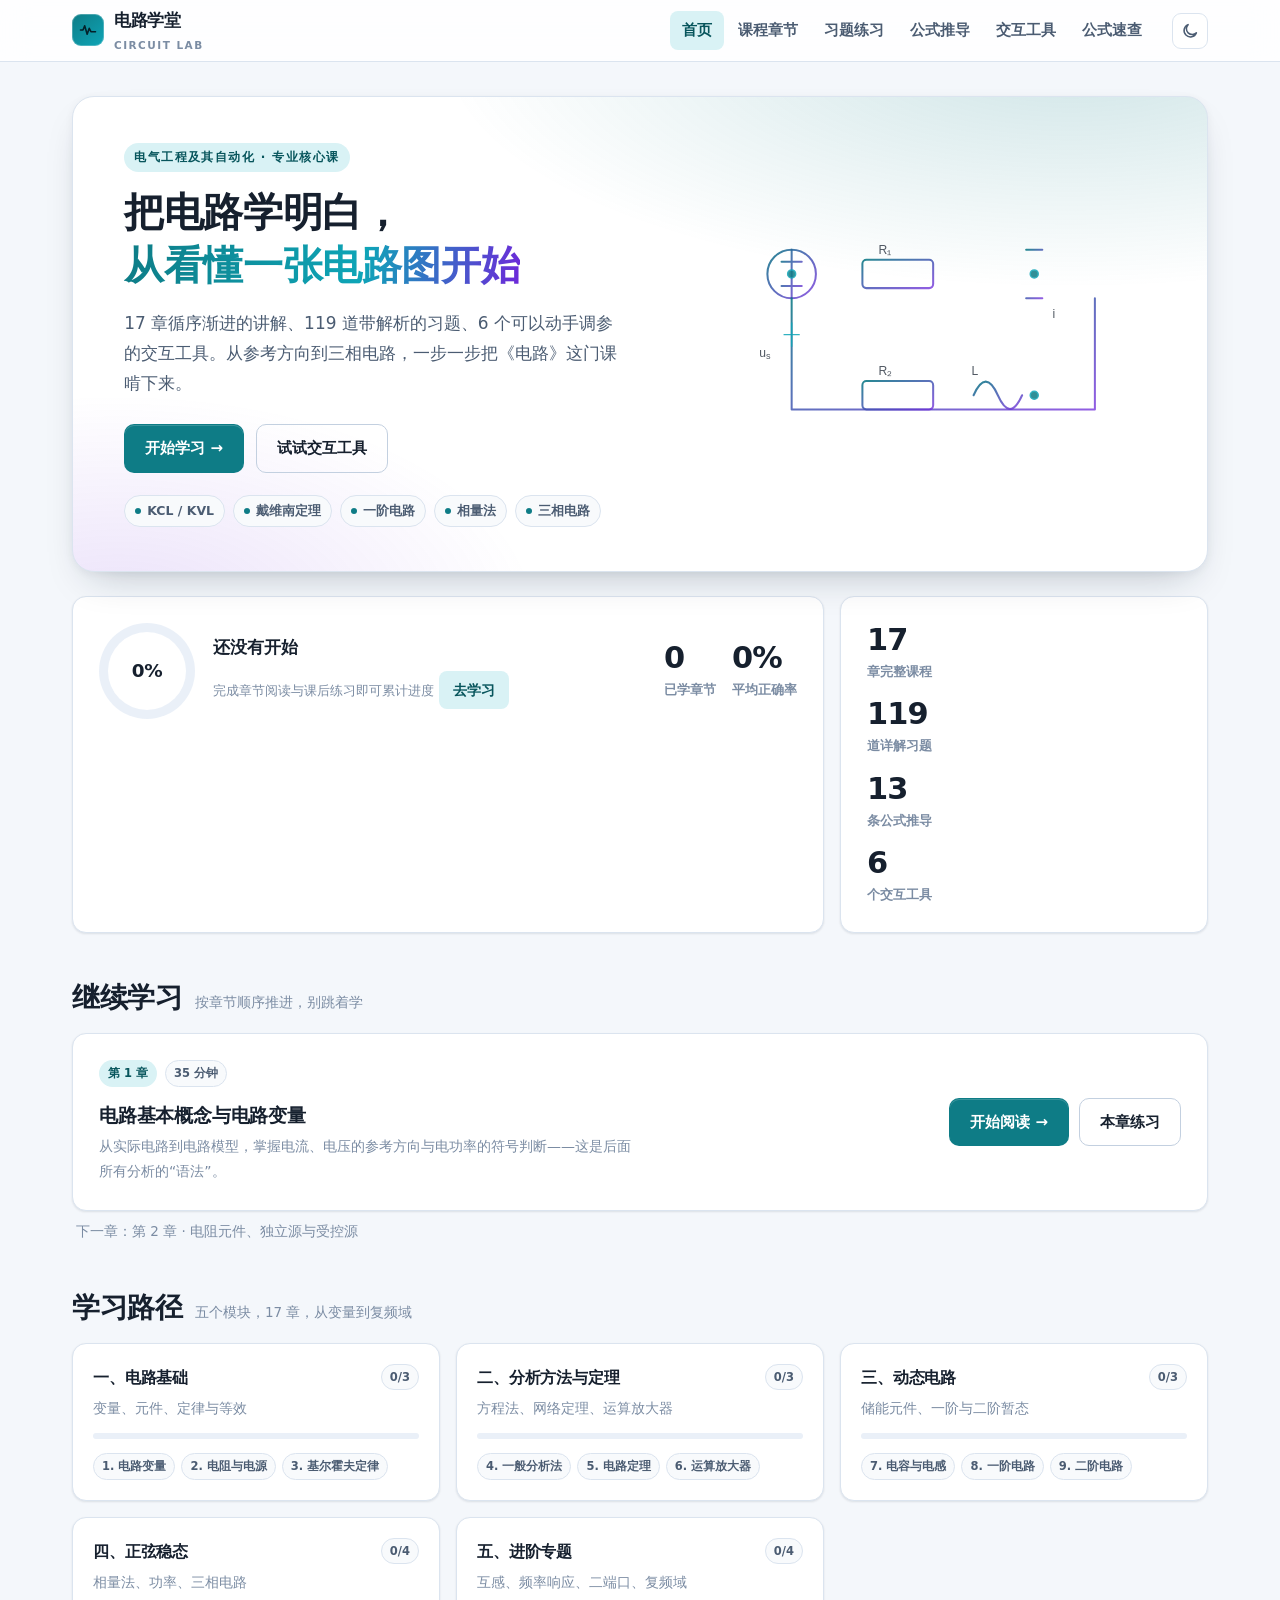
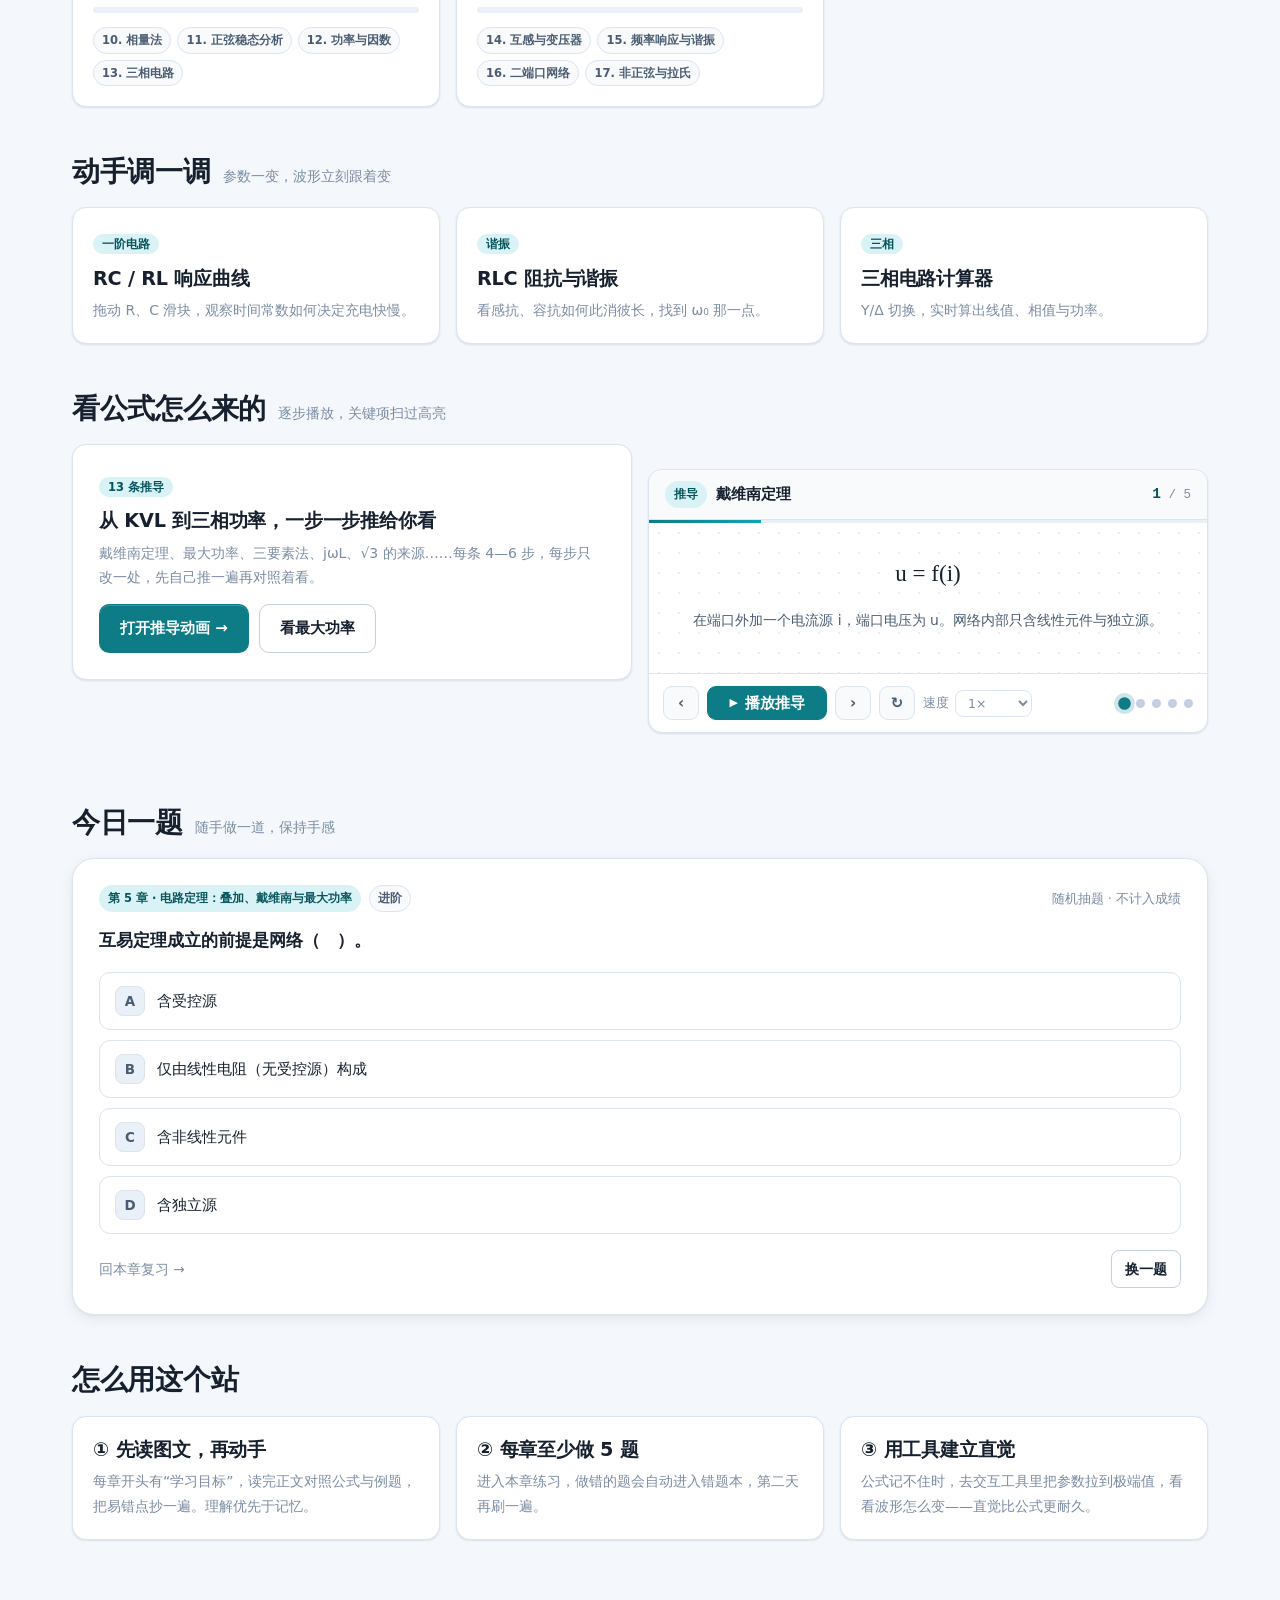
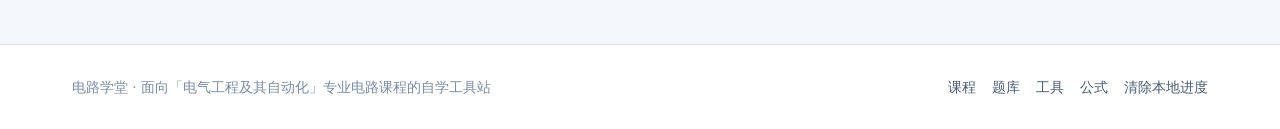
<file: index.html>
<!DOCTYPE html>
<html lang="zh-CN" data-theme="light">
<head>
<meta charset="UTF-8">
<meta name="viewport" content="width=device-width, initial-scale=1">
<meta name="description" content="电路学堂：面向电气工程及其自动化专业的电路课程自学网站，含 17 章系统讲解、119 道带解析的习题、6 个交互式计算与仿真工具、公式速查表。">
<title>电路学堂 · 电路课程自学网站</title>
<link rel="icon" href="data:image/svg+xml,%3Csvg xmlns='http://www.w3.org/2000/svg' viewBox='0 0 24 24'%3E%3Crect width='24' height='24' rx='5' fill='%230e7c86'/%3E%3Cpath d='M3 12h3l2-5 3 10 2.5-7 2 4h5.5' fill='none' stroke='%23fff' stroke-width='1.8' stroke-linecap='round' stroke-linejoin='round'/%3E%3C/svg%3E">
<link rel="stylesheet" href="css/style.css">
<script>(function(){try{var m=new URLSearchParams(location.search).get('theme');var t=m||JSON.parse(localStorage.getItem('circuitlab.v1.theme')||'null');if(!t&&window.matchMedia&&matchMedia('(prefers-color-scheme: dark)').matches)t='dark';if(t==='dark'||t==='light')document.documentElement.setAttribute('data-theme',t);}catch(e){}})();</script>
</head>
<body data-page="home">
<a class="skip-link" href="#main">跳到主要内容</a>
<div id="site-header"></div>

<main id="main">
  <div class="container">

    <!-- Hero -->
    <section class="hero">
      <div class="hero-grid">
        <div>
          <span class="eyebrow">电气工程及其自动化 · 专业核心课</span>
          <h1>把电路学明白，<br><span class="hl">从看懂一张电路图开始</span></h1>
          <p class="lead">17 章循序渐进的讲解、119 道带解析的习题、6 个可以动手调参的交互工具。从参考方向到三相电路，一步一步把《电路》这门课啃下来。</p>
          <div class="hero-actions">
            <a class="btn" href="chapters.html">开始学习 →</a>
            <a class="btn ghost" href="tools.html">试试交互工具</a>
          </div>
          <div class="hero-badges">
            <span class="chip"><i class="dot"></i>KCL / KVL</span>
            <span class="chip"><i class="dot"></i>戴维南定理</span>
            <span class="chip"><i class="dot"></i>一阶电路</span>
            <span class="chip"><i class="dot"></i>相量法</span>
            <span class="chip"><i class="dot"></i>三相电路</span>
          </div>
        </div>
        <div class="hero-figure" aria-hidden="true">
          <svg viewBox="0 0 420 300" role="img">
            <defs>
              <linearGradient id="hg" x1="0" y1="0" x2="1" y2="1">
                <stop offset="0" stop-color="var(--accent)" stop-opacity=".9"/>
                <stop offset="1" stop-color="var(--violet)" stop-opacity=".75"/>
              </linearGradient>
            </defs>
            <g fill="none" stroke="url(#hg)" stroke-width="2" stroke-linecap="round" stroke-linejoin="round">
              <path d="M60 90h70M200 90h60M300 90h60"/>
              <circle cx="60" cy="90" r="24"/>
              <path d="M60 66v48M50 78h20M50 102h20"/>
              <rect x="130" y="76" width="70" height="28" rx="4"/>
              <path d="M300 90v0"/>
              <path d="M300 90h0"/>
              <path d="M300 66v48"/>
              <path d="M292 66h16M292 114h16"/>
              <path d="M60 114v110h300v-110"/>
              <rect x="130" y="196" width="70" height="28" rx="4"/>
              <path d="M200 210h40"/>
              <path d="M240 210c8-18 16-18 24 0s16 18 24 0"/>
              <path d="M288 210h72"/>
              <path d="M120 210h10"/>
            </g>
            <g fill="none" stroke="var(--accent-2)" stroke-width="1.4" opacity=".85">
              <path d="M60 138v24M52 150h16"/>
              <circle cx="60" cy="90" r="4" fill="var(--accent)"/>
              <circle cx="300" cy="90" r="4" fill="var(--accent)"/>
              <circle cx="300" cy="210" r="4" fill="var(--accent)"/>
            </g>
            <g fill="currentColor" font-size="12" font-family="Segoe UI, sans-serif" opacity=".75">
              <text x="146" y="70">R₁</text>
              <text x="146" y="190">R₂</text>
              <text x="238" y="190">L</text>
              <text x="28" y="172">u<tspan font-size="9" dy="2">s</tspan></text>
              <text x="318" y="134">i</text>
            </g>
          </svg>
        </div>
      </div>
    </section>

    <!-- 数据与进度 -->
    <div class="grid cols-3 mt-3">
      <div class="card pad-lg span-2">
        <div class="ring-wrap">
          <div class="ring" id="ring" style="--p:0"><b id="ring-text">0%</b></div>
          <div class="ring-label">
            <b id="ring-title">还没有开始</b>
            <span id="ring-sub">完成章节阅读与课后练习即可累计进度</span>
            <a class="btn small soft mt-1" href="chapters.html">去学习</a>
          </div>
          <div style="margin-left:auto" class="flex gap-2 flex-wrap">
            <div class="stat"><b id="stat-read">0</b><span>已学章节</span></div>
            <div class="stat"><b id="stat-quiz">0%</b><span>平均正确率</span></div>
          </div>
        </div>
      </div>
      <div class="card pad-lg">
        <div class="stat" style="margin-bottom:14px"><b id="stat-chapters">17</b><span>章完整课程</span></div>
        <div class="stat" style="margin-bottom:14px"><b id="stat-qcount">119</b><span>道详解习题</span></div>
        <div class="stat" style="margin-bottom:14px"><b>13</b><span>条公式推导</span></div>
        <div class="stat"><b>6</b><span>个交互工具</span></div>
      </div>
    </div>

    <!-- 继续学习 -->
    <div class="section-title">
      <h2>继续学习</h2>
      <span class="hint">按章节顺序推进，别跳着学</span>
    </div>
    <div id="continue-card"></div>

    <!-- 学习路径 -->
    <div class="section-title">
      <h2>学习路径</h2>
      <span class="hint">五个模块，17 章，从变量到复频域</span>
    </div>
    <div id="module-list" class="grid cols-3"></div>

    <!-- 交互工具 -->
    <div class="section-title">
      <h2>动手调一调</h2>
      <span class="hint">参数一变，波形立刻跟着变</span>
    </div>
    <div class="grid cols-3">
      <a class="card" href="tools.html#rc">
        <span class="tag accent">一阶电路</span>
        <h3 class="mt-1">RC / RL 响应曲线</h3>
        <p class="muted mb-0">拖动 R、C 滑块，观察时间常数如何决定充电快慢。</p>
      </a>
      <a class="card" href="tools.html#rlc">
        <span class="tag accent">谐振</span>
        <h3 class="mt-1">RLC 阻抗与谐振</h3>
        <p class="muted mb-0">看感抗、容抗如何此消彼长，找到 ω₀ 那一点。</p>
      </a>
      <a class="card" href="tools.html#three">
        <span class="tag accent">三相</span>
        <h3 class="mt-1">三相电路计算器</h3>
        <p class="muted mb-0">Y/Δ 切换，实时算出线值、相值与功率。</p>
      </a>
    </div>

    <!-- 公式推导动画 -->
    <div class="section-title">
      <h2>看公式怎么来的</h2>
      <span class="hint">逐步播放，关键项扫过高亮</span>
    </div>
    <div class="grid cols-2" style="align-items:start">
      <div class="card pad-lg">
        <span class="tag accent">13 条推导</span>
        <h3 class="mt-1">从 KVL 到三相功率，一步一步推给你看</h3>
        <p class="muted">戴维南定理、最大功率、三要素法、jωL、√3 的来源……每条 4—6 步，每步只改一处，先自己推一遍再对照着看。</p>
        <div class="chapter-nav">
          <a class="btn" href="derivations.html">打开推导动画 →</a>
          <a class="btn ghost" href="derivations.html#maxpower">看最大功率</a>
        </div>
      </div>
      <div class="derive-host" data-derive="thevenin"></div>
    </div>

    <!-- 今日一题 -->
    <div class="section-title">
      <h2>今日一题</h2>
      <span class="hint">随手做一道，保持手感</span>
    </div>
    <div id="daily-quiz"></div>

    <!-- 学习建议 -->
    <div class="section-title">
      <h2>怎么用这个站</h2>
    </div>
    <div class="grid cols-3">
      <div class="card">
        <h3>① 先读图文，再动手</h3>
        <p class="muted mb-0">每章开头有“学习目标”，读完正文对照公式与例题，把易错点抄一遍。理解优先于记忆。</p>
      </div>
      <div class="card">
        <h3>② 每章至少做 5 题</h3>
        <p class="muted mb-0">进入本章练习，做错的题会自动进入错题本，第二天再刷一遍。</p>
      </div>
      <div class="card">
        <h3>③ 用工具建立直觉</h3>
        <p class="muted mb-0">公式记不住时，去交互工具里把参数拉到极端值，看看波形怎么变——直觉比公式更耐久。</p>
      </div>
    </div>

  </div>
</main>

<div id="site-footer"></div>

<script src="js/app.js"></script>
<script src="js/content-basics.js"></script>
<script src="js/content-time.js"></script>
<script src="js/content-ac.js"></script>
<script src="js/content-advanced.js"></script>
<script src="js/quiz-a.js"></script>
<script src="js/quiz-b.js"></script>
<script src="js/derive-data.js"></script>
<script src="js/derive-player.js"></script>
<script src="js/home.js"></script>
</body>
</html>
</file>
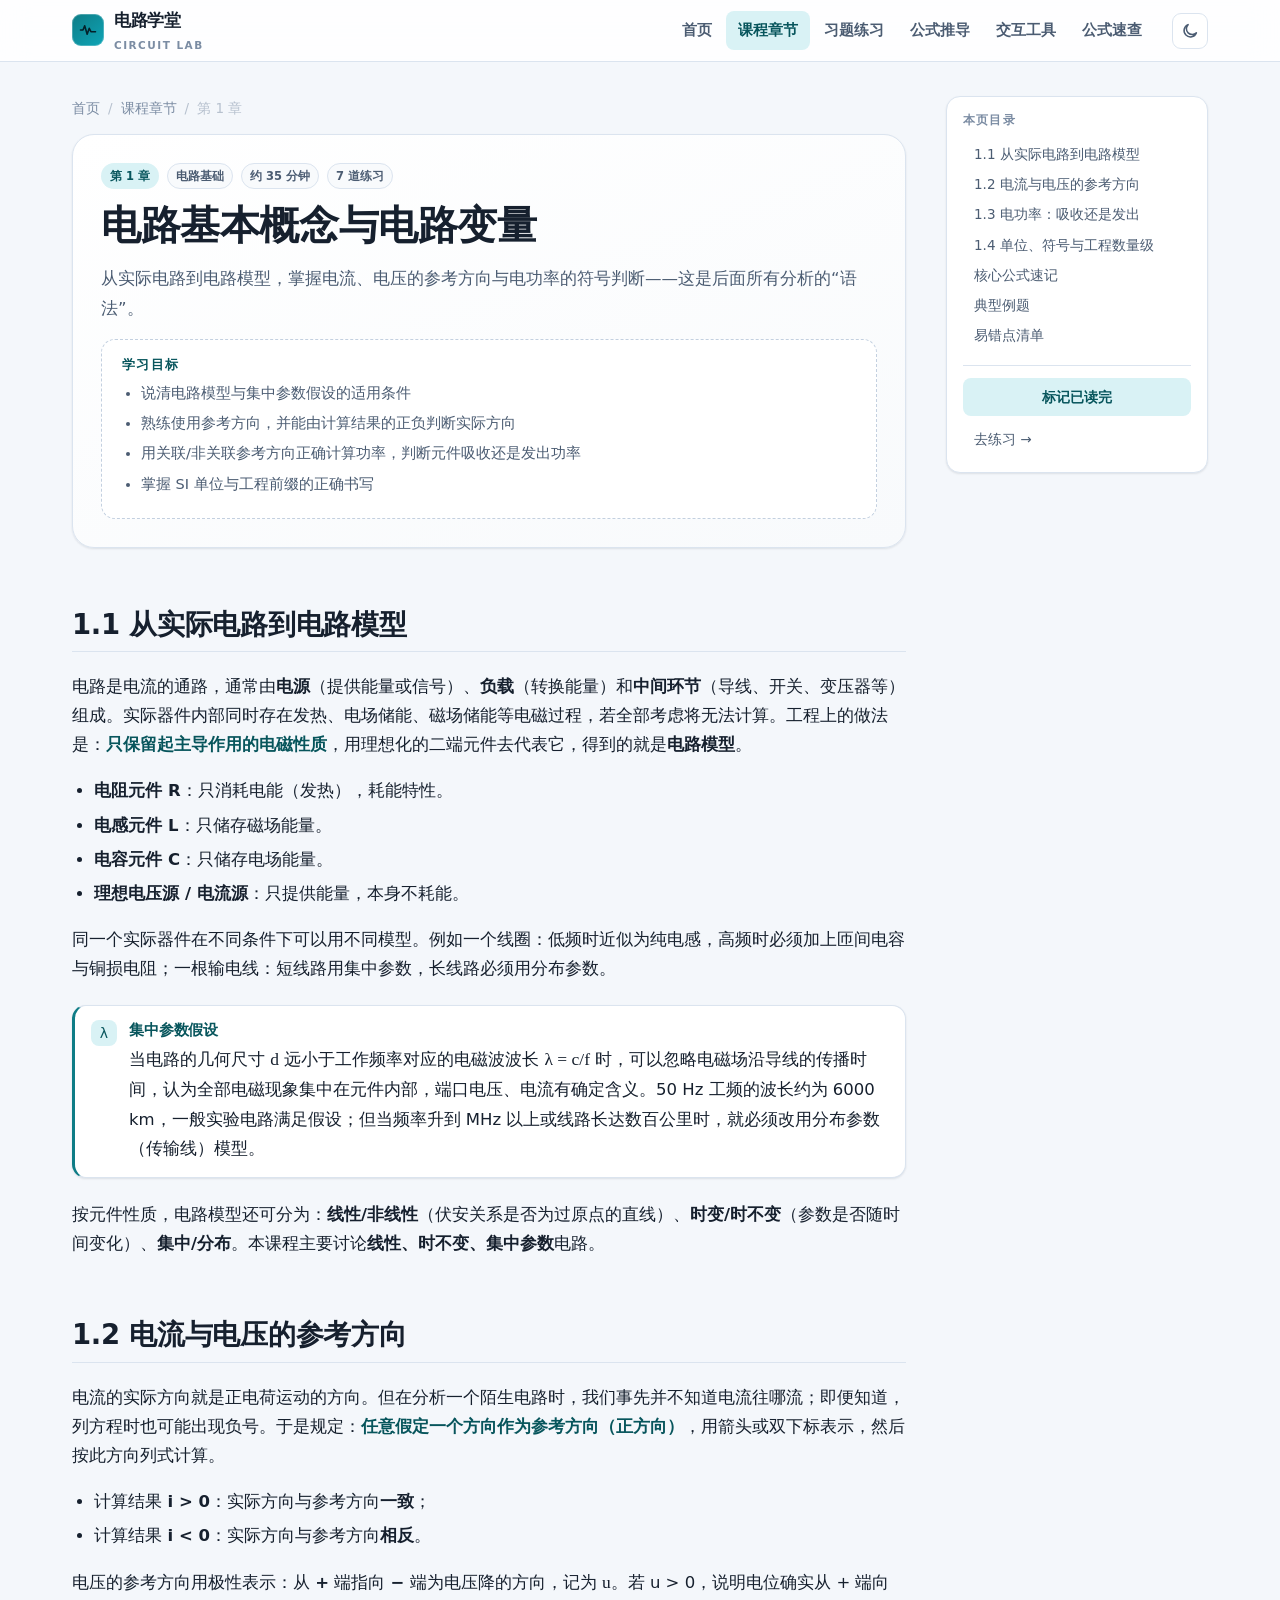
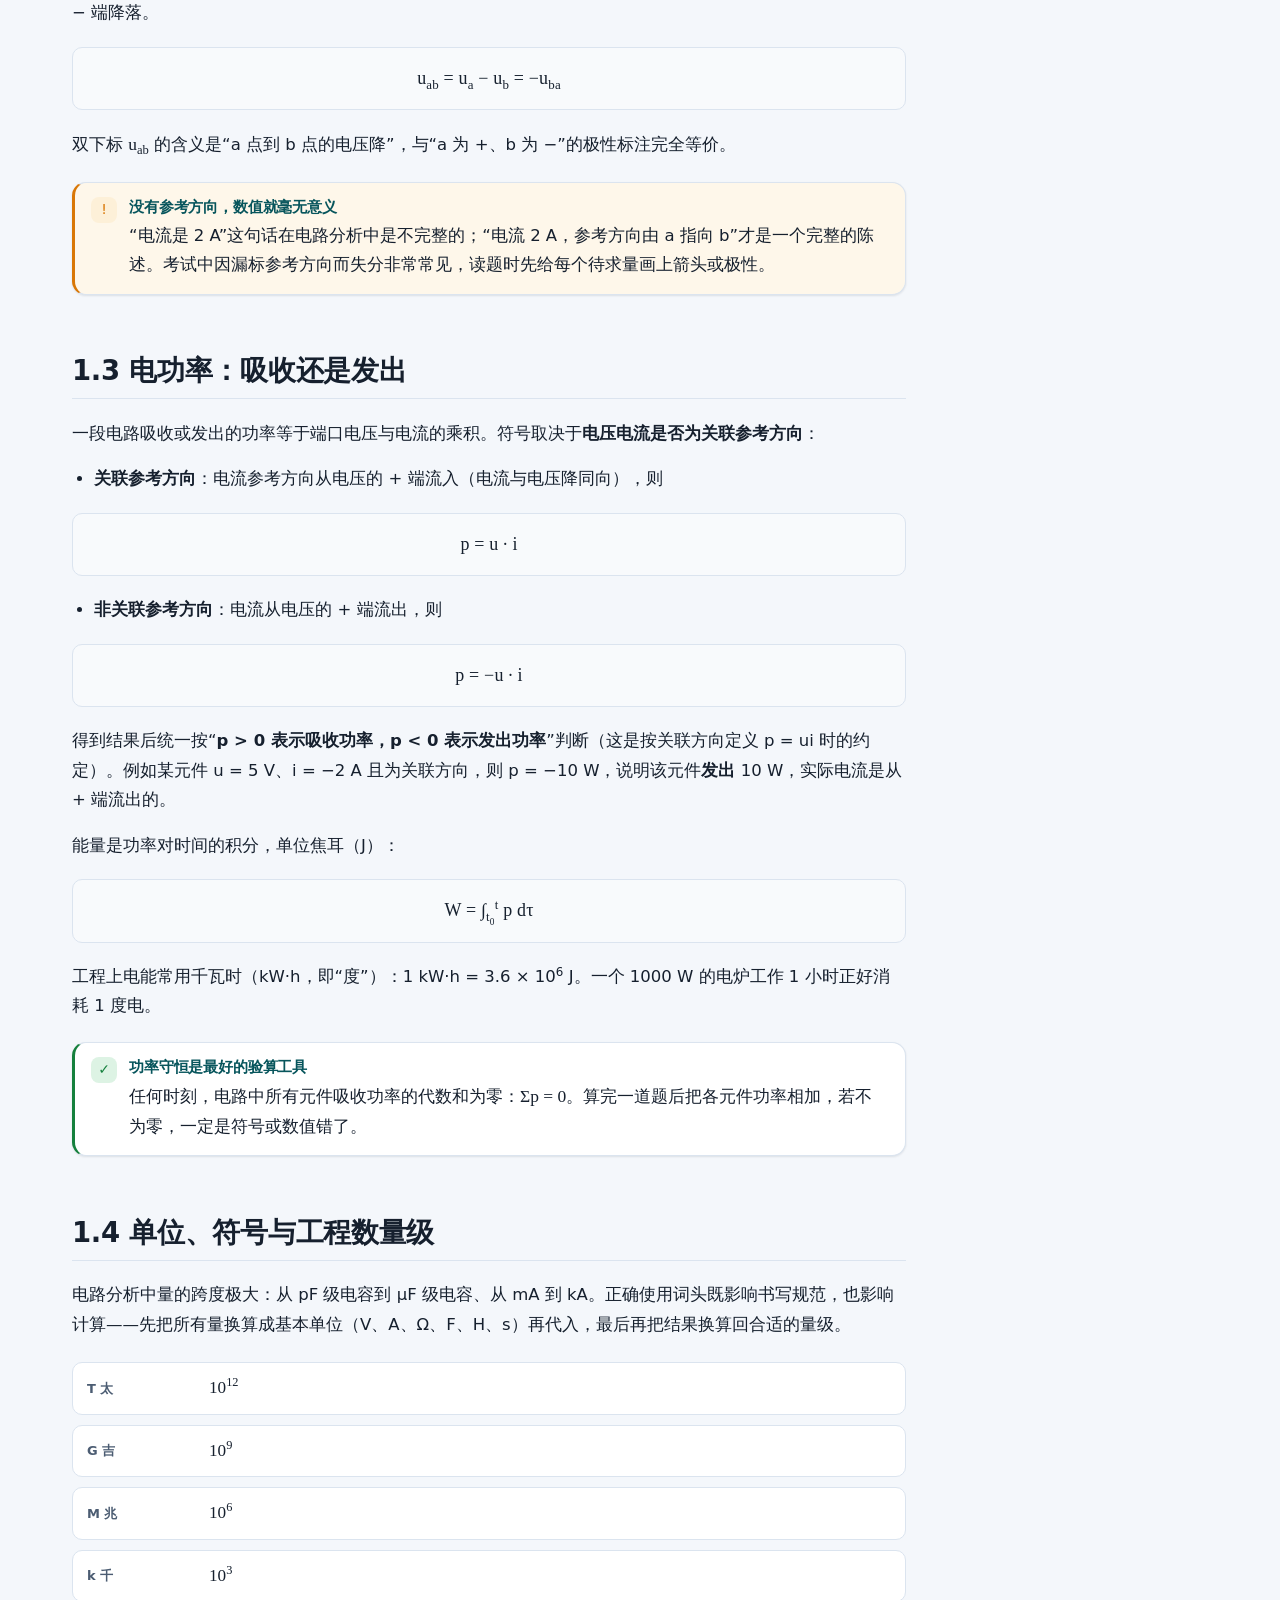
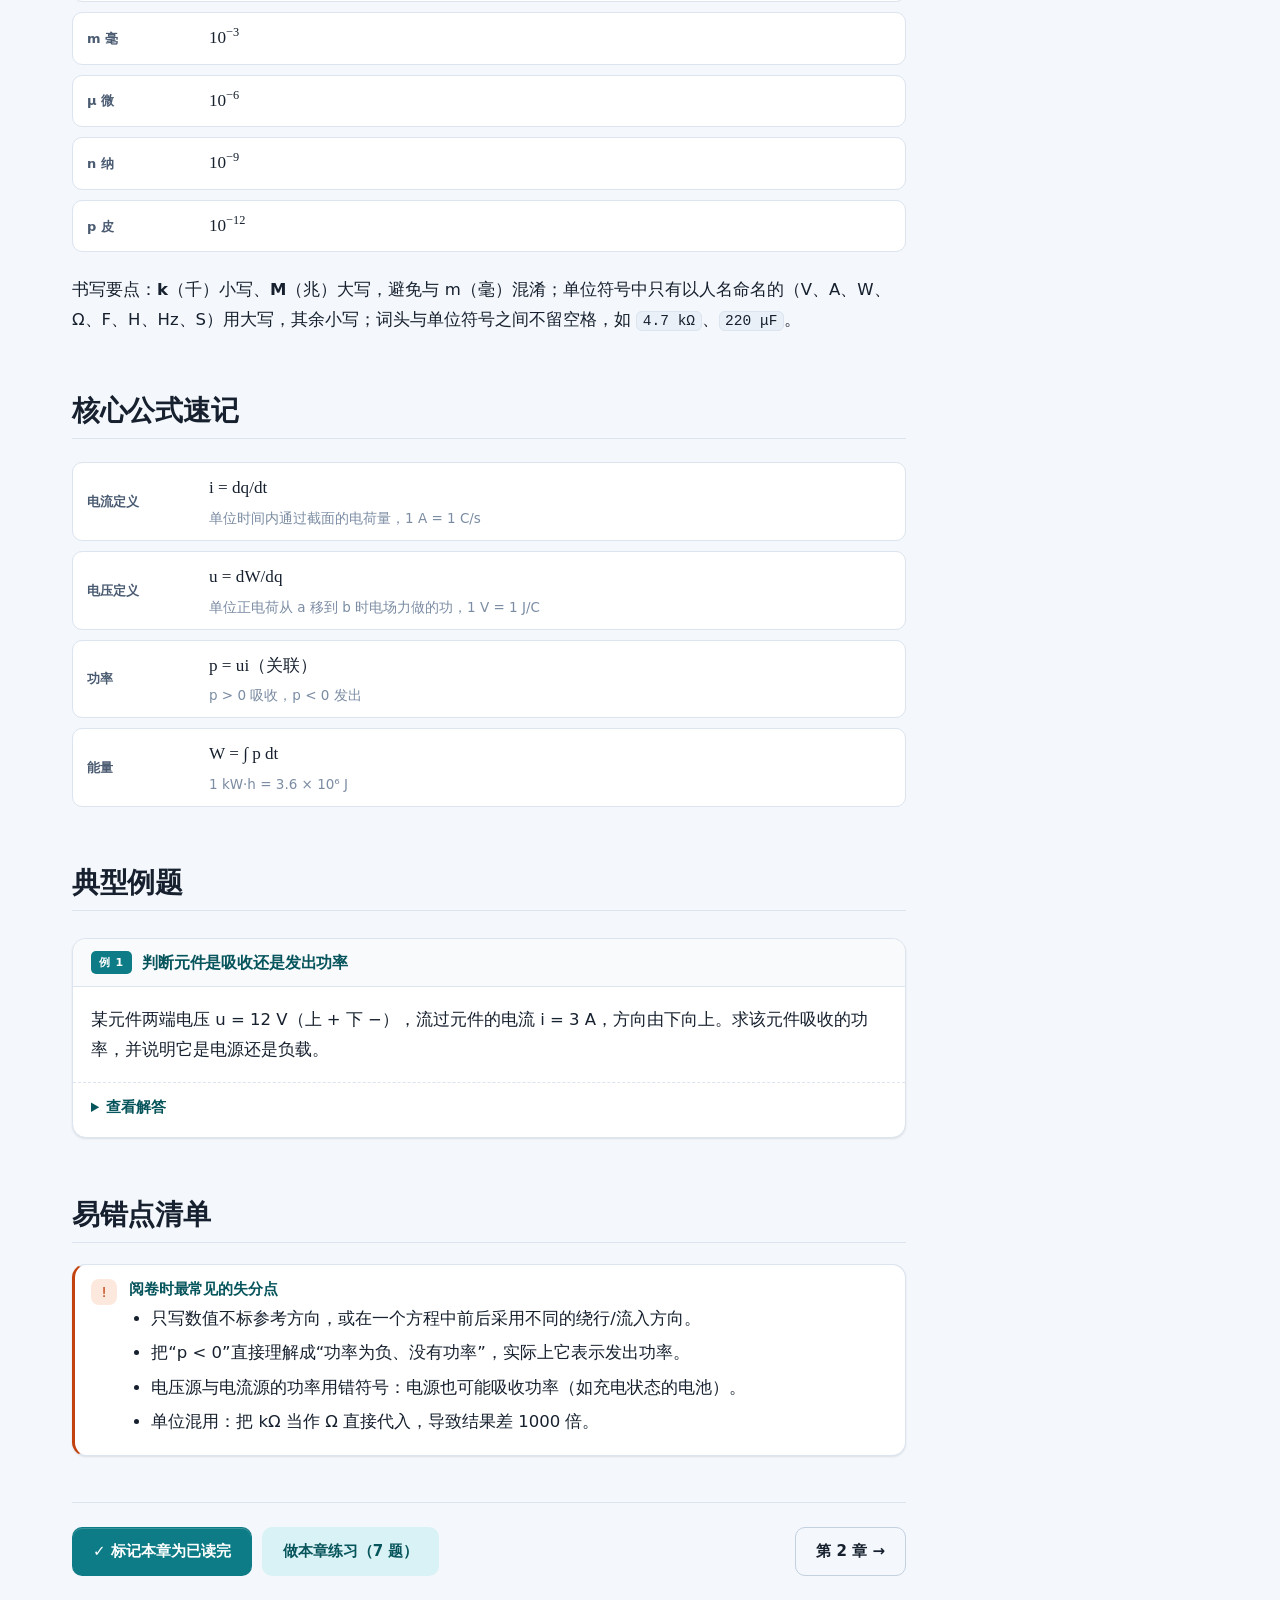
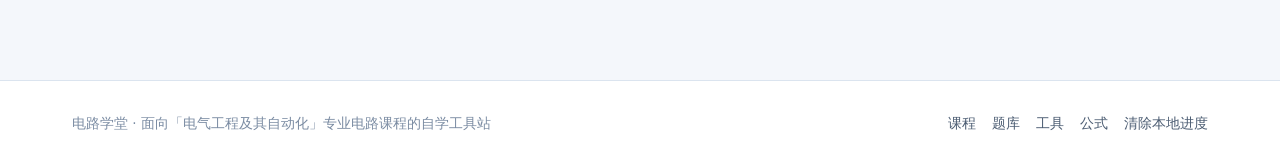
<file: chapter.html>
<!DOCTYPE html>
<html lang="zh-CN" data-theme="light">
<head>
<meta charset="UTF-8">
<meta name="viewport" content="width=device-width, initial-scale=1">
<meta name="description" content="电路课程章节详解：核心概念、公式推导、典型例题与易错点。">
<title>章节 · 电路学堂</title>
<link rel="icon" href="data:image/svg+xml,%3Csvg xmlns='http://www.w3.org/2000/svg' viewBox='0 0 24 24'%3E%3Crect width='24' height='24' rx='5' fill='%230e7c86'/%3E%3Cpath d='M3 12h3l2-5 3 10 2.5-7 2 4h5.5' fill='none' stroke='%23fff' stroke-width='1.8' stroke-linecap='round' stroke-linejoin='round'/%3E%3C/svg%3E">
<link rel="stylesheet" href="css/style.css">
<script>(function(){try{var m=new URLSearchParams(location.search).get('theme');var t=m||JSON.parse(localStorage.getItem('circuitlab.v1.theme')||'null');if(!t&&window.matchMedia&&matchMedia('(prefers-color-scheme: dark)').matches)t='dark';if(t==='dark'||t==='light')document.documentElement.setAttribute('data-theme',t);}catch(e){}})();</script>
</head>
<body data-page="chapters">
<a class="skip-link" href="#main">跳到主要内容</a>
<div class="read-progress" id="read-progress"></div>
<div id="site-header"></div>

<main id="main">
  <div class="container">
    <div class="chapter-layout">
      <article id="chapter-article" aria-live="polite"></article>
      <aside class="toc" id="toc" aria-label="本页目录"></aside>
    </div>
  </div>
</main>

<div id="site-footer"></div>

<script src="js/app.js"></script>
<script src="js/content-basics.js"></script>
<script src="js/content-time.js"></script>
<script src="js/content-ac.js"></script>
<script src="js/content-advanced.js"></script>
<script src="js/quiz-a.js"></script>
<script src="js/quiz-b.js"></script>
<script src="js/derive-data.js"></script>
<script src="js/derive-player.js"></script>
<script src="js/chapter.js"></script>
</body>
</html>
</file>
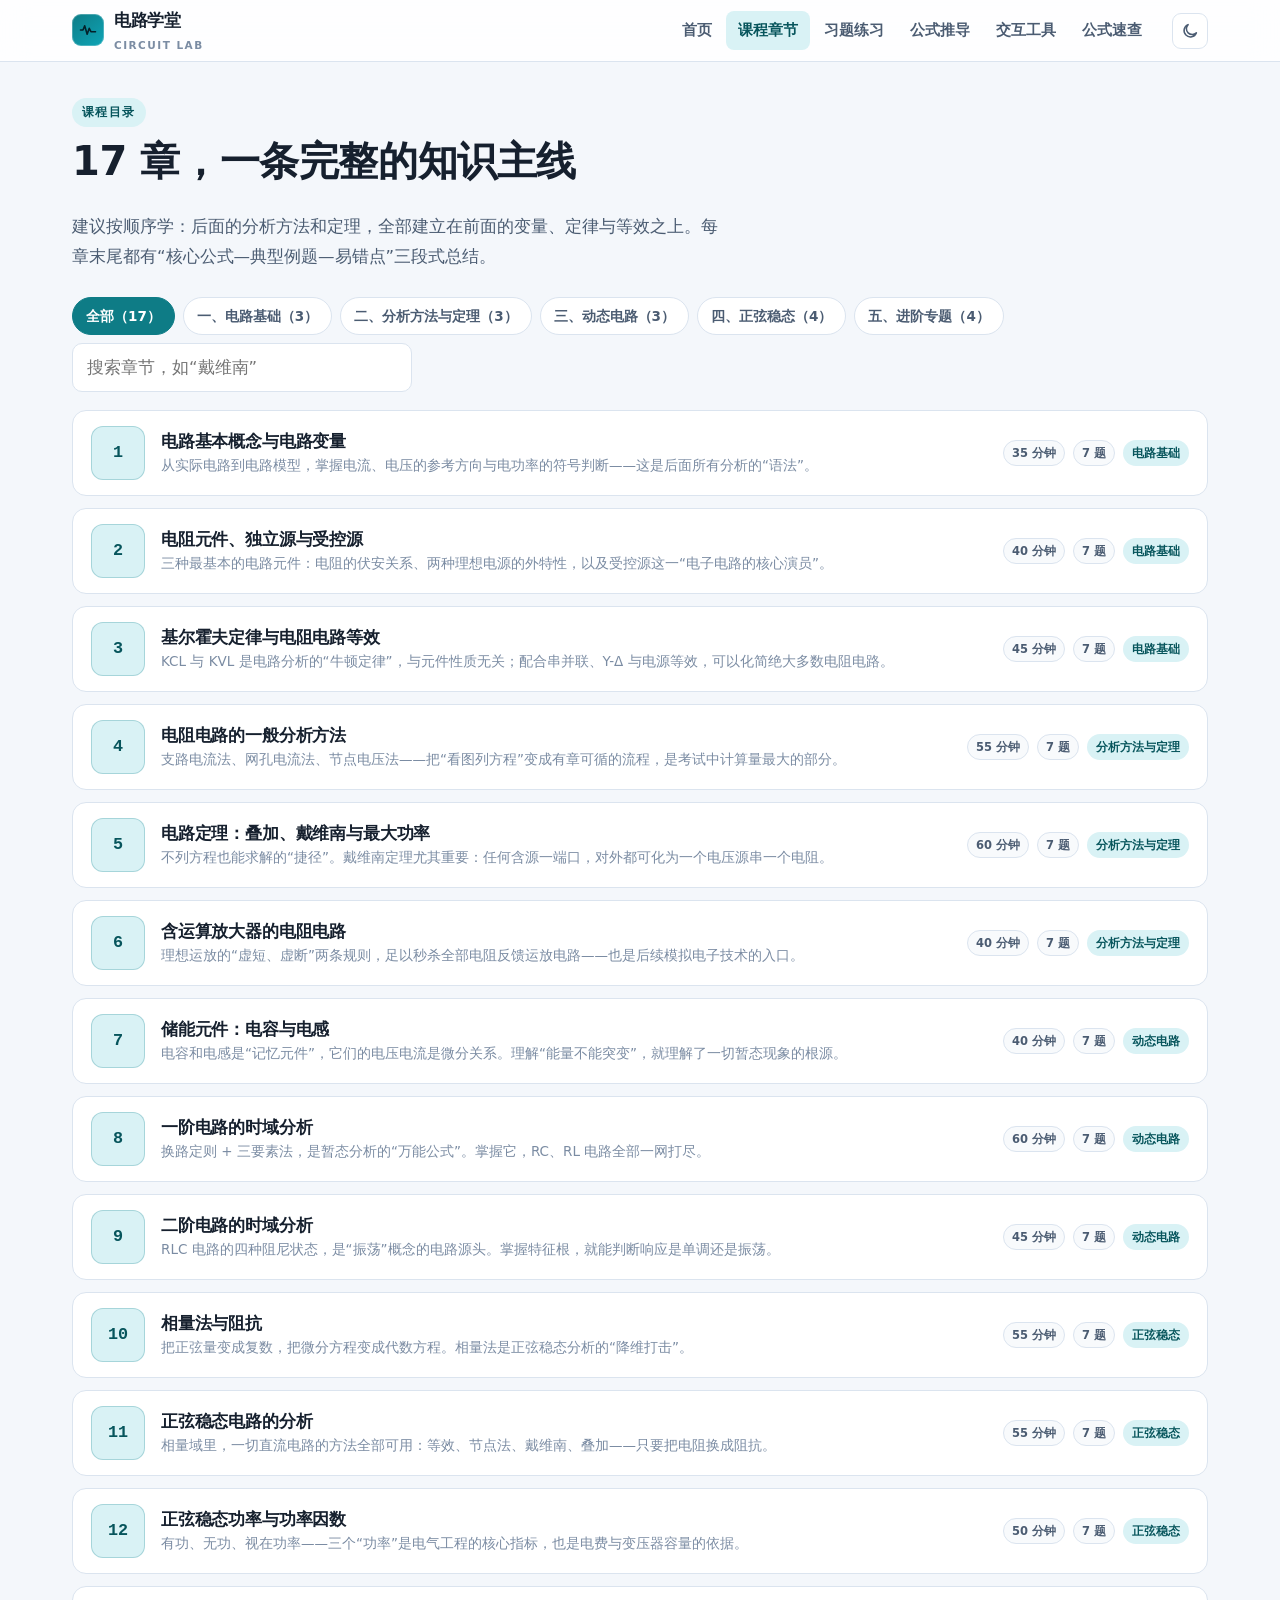
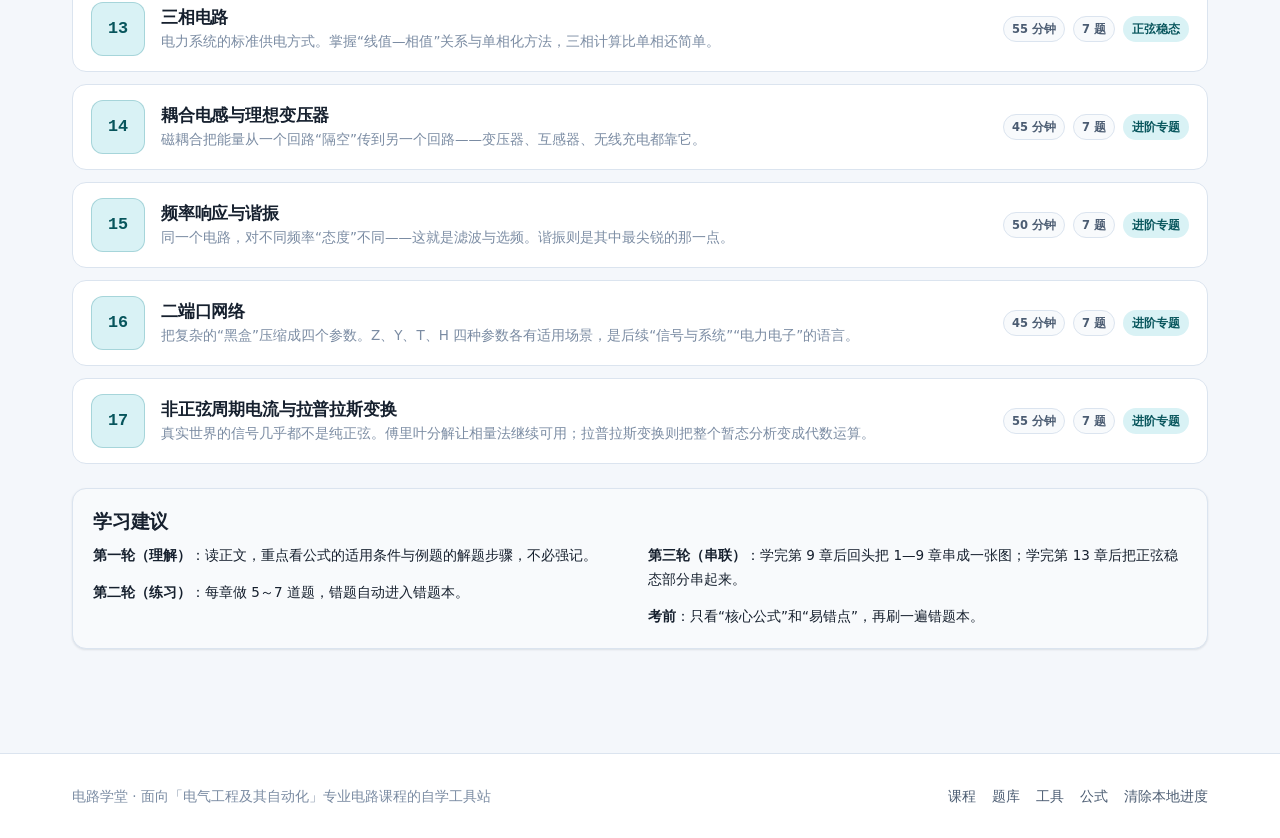
<file: chapters.html>
<!DOCTYPE html>
<html lang="zh-CN" data-theme="light">
<head>
<meta charset="UTF-8">
<meta name="viewport" content="width=device-width, initial-scale=1">
<meta name="description" content="电路课程 17 章完整目录：从电路变量、基尔霍夫定律、戴维南定理，到一阶二阶电路、相量法、三相电路、二端口网络。">
<title>课程章节 · 电路学堂</title>
<link rel="icon" href="data:image/svg+xml,%3Csvg xmlns='http://www.w3.org/2000/svg' viewBox='0 0 24 24'%3E%3Crect width='24' height='24' rx='5' fill='%230e7c86'/%3E%3Cpath d='M3 12h3l2-5 3 10 2.5-7 2 4h5.5' fill='none' stroke='%23fff' stroke-width='1.8' stroke-linecap='round' stroke-linejoin='round'/%3E%3C/svg%3E">
<link rel="stylesheet" href="css/style.css">
<script>(function(){try{var m=new URLSearchParams(location.search).get('theme');var t=m||JSON.parse(localStorage.getItem('circuitlab.v1.theme')||'null');if(!t&&window.matchMedia&&matchMedia('(prefers-color-scheme: dark)').matches)t='dark';if(t==='dark'||t==='light')document.documentElement.setAttribute('data-theme',t);}catch(e){}})();</script>
</head>
<body data-page="chapters">
<a class="skip-link" href="#main">跳到主要内容</a>
<div id="site-header"></div>

<main id="main">
  <div class="container">
    <div class="page-head">
      <span class="eyebrow">课程目录</span>
      <h1>17 章，一条完整的知识主线</h1>
      <p class="lead">建议按顺序学：后面的分析方法和定理，全部建立在前面的变量、定律与等效之上。每章末尾都有“核心公式—典型例题—易错点”三段式总结。</p>
    </div>

    <div class="filters" id="filters">
      <button class="filter-btn active" data-mod="all" type="button">全部（17）</button>
      <!-- 模块按钮由脚本插入 -->
      <input class="search-input" id="search" type="search" placeholder="搜索章节，如“戴维南”" aria-label="搜索章节">
    </div>

    <div class="chapter-list" id="chapter-list"></div>

    <div class="card mt-3" style="background:var(--surface-2)">
      <h3>学习建议</h3>
      <div class="grid cols-2 mt-1">
        <div>
          <p class="small"><b>第一轮（理解）</b>：读正文，重点看公式的适用条件与例题的解题步骤，不必强记。</p>
          <p class="small mb-0"><b>第二轮（练习）</b>：每章做 5～7 道题，错题自动进入错题本。</p>
        </div>
        <div>
          <p class="small"><b>第三轮（串联）</b>：学完第 9 章后回头把 1—9 章串成一张图；学完第 13 章后把正弦稳态部分串起来。</p>
          <p class="small mb-0"><b>考前</b>：只看“核心公式”和“易错点”，再刷一遍错题本。</p>
        </div>
      </div>
    </div>
  </div>
</main>

<div id="site-footer"></div>

<script src="js/app.js"></script>
<script src="js/content-basics.js"></script>
<script src="js/content-time.js"></script>
<script src="js/content-ac.js"></script>
<script src="js/content-advanced.js"></script>
<script src="js/quiz-a.js"></script>
<script src="js/quiz-b.js"></script>
<script src="js/chapters.js"></script>
</body>
</html>
</file>
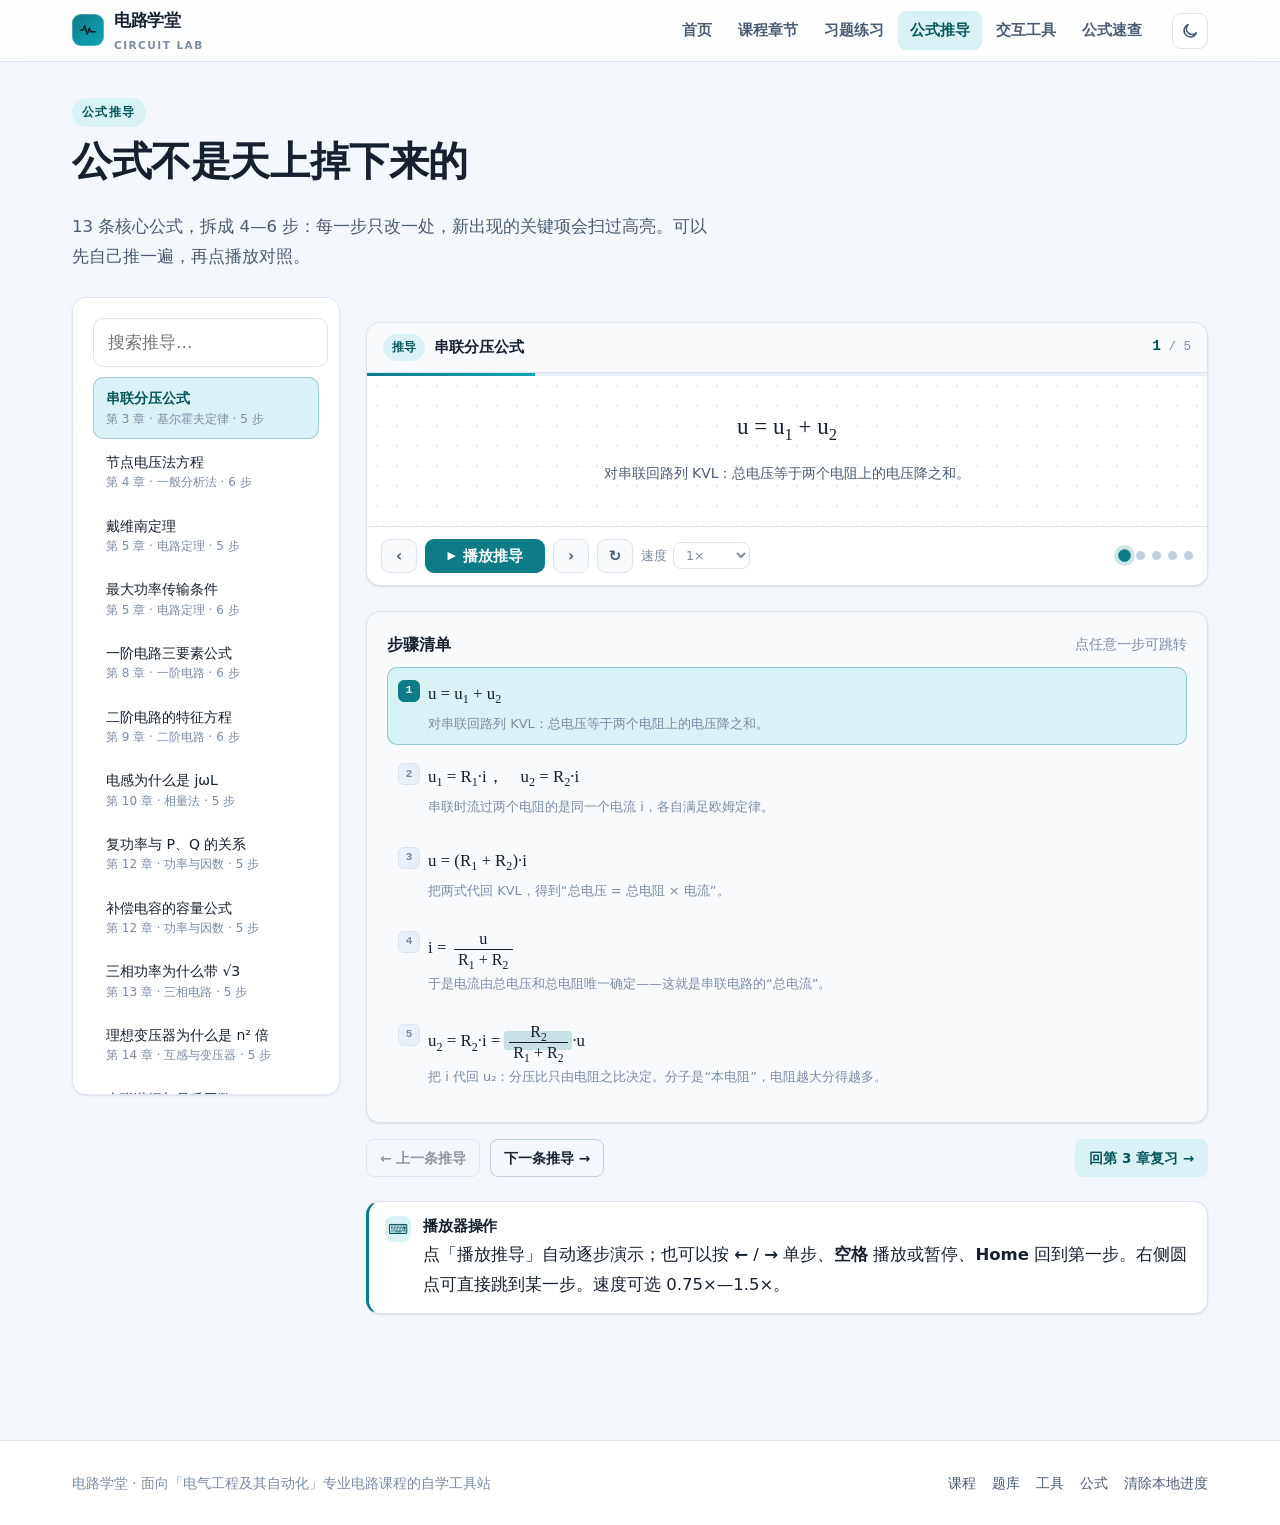
<file: derivations.html>
<!DOCTYPE html>
<html lang="zh-CN" data-theme="light">
<head>
<meta charset="UTF-8">
<meta name="viewport" content="width=device-width, initial-scale=1">
<meta name="description" content="电路公式推导动画：分压、节点法、戴维南、最大功率、一阶三要素、相量阻抗、复功率、三相功率、变压器、谐振等 13 条推导，逐步播放并高亮关键项。">
<title>公式推导 · 电路学堂</title>
<link rel="icon" href="data:image/svg+xml,%3Csvg xmlns='http://www.w3.org/2000/svg' viewBox='0 0 24 24'%3E%3Crect width='24' height='24' rx='5' fill='%230e7c86'/%3E%3Cpath d='M3 12h3l2-5 3 10 2.5-7 2 4h5.5' fill='none' stroke='%23fff' stroke-width='1.8' stroke-linecap='round' stroke-linejoin='round'/%3E%3C/svg%3E">
<link rel="stylesheet" href="css/style.css">
<script>(function(){try{var m=new URLSearchParams(location.search).get('theme');var t=m||JSON.parse(localStorage.getItem('circuitlab.v1.theme')||'null');if(!t&&window.matchMedia&&matchMedia('(prefers-color-scheme: dark)').matches)t='dark';if(t==='dark'||t==='light')document.documentElement.setAttribute('data-theme',t);}catch(e){}})();</script>
</head>
<body data-page="derive">
<a class="skip-link" href="#main">跳到主要内容</a>
<div id="site-header"></div>

<main id="main">
  <div class="container">
    <div class="page-head">
      <span class="eyebrow">公式推导</span>
      <h1>公式不是天上掉下来的</h1>
      <p class="lead">13 条核心公式，拆成 4—6 步：每一步只改一处，新出现的关键项会扫过高亮。可以先自己推一遍，再点播放对照。</p>
    </div>

    <div class="derive-layout">
      <aside class="card derive-list" aria-label="推导列表">
        <input class="search-input" id="derive-search" type="search" placeholder="搜索推导…" aria-label="搜索推导" style="max-width:none;margin-bottom:10px">
        <div id="derive-items"></div>
        <p class="muted" style="font-size:12px;margin:10px 2px 0" id="derive-empty"></p>
      </aside>

      <div>
        <div id="player-host"></div>

        <div class="card mt-3" style="background:var(--surface-2)">
          <div class="flex between center flex-wrap gap-1" style="margin-bottom:10px">
            <h3 style="margin:0;font-size:1rem">步骤清单</h3>
            <span class="small muted">点任意一步可跳转</span>
          </div>
          <ol class="derive-steps" id="step-list"></ol>
        </div>

        <div class="flex between center flex-wrap gap-2 mt-2">
          <div class="chapter-nav">
            <button class="btn ghost small" type="button" id="prev-derive">← 上一条推导</button>
            <button class="btn ghost small" type="button" id="next-derive">下一条推导 →</button>
          </div>
          <a class="btn soft small" id="to-chapter" href="#">回本章复习 →</a>
        </div>

        <div class="callout info mt-3">
          <div class="ico">⌨</div>
          <div>
            <h4>播放器操作</h4>
            <p>点「播放推导」自动逐步演示；也可以按 <b>←</b> / <b>→</b> 单步、<b>空格</b> 播放或暂停、<b>Home</b> 回到第一步。右侧圆点可直接跳到某一步。速度可选 0.75×—1.5×。</p>
          </div>
        </div>
      </div>
    </div>
  </div>
</main>

<div id="site-footer"></div>

<script src="js/app.js"></script>
<script src="js/content-basics.js"></script>
<script src="js/content-time.js"></script>
<script src="js/content-ac.js"></script>
<script src="js/content-advanced.js"></script>
<script src="js/derive-data.js"></script>
<script src="js/derive-player.js"></script>
<script src="js/derivations.js"></script>
</body>
</html>
</file>
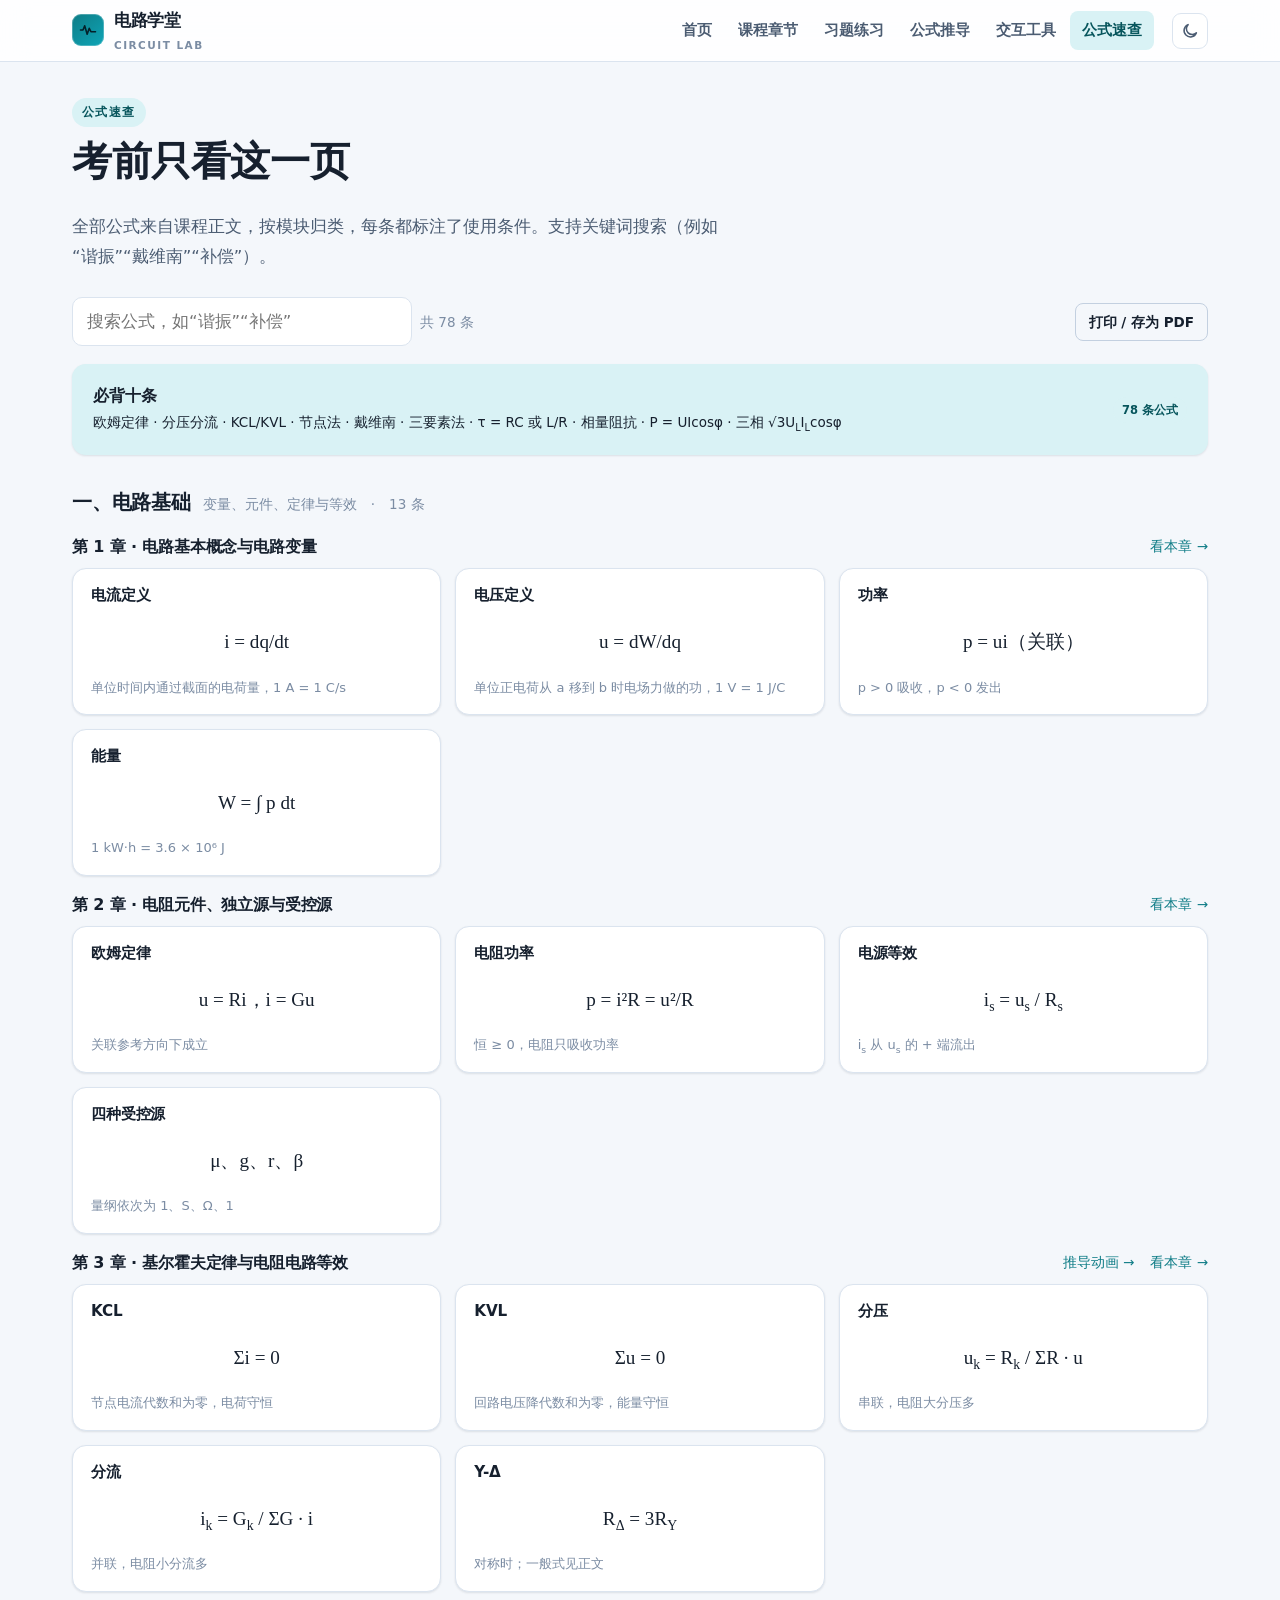
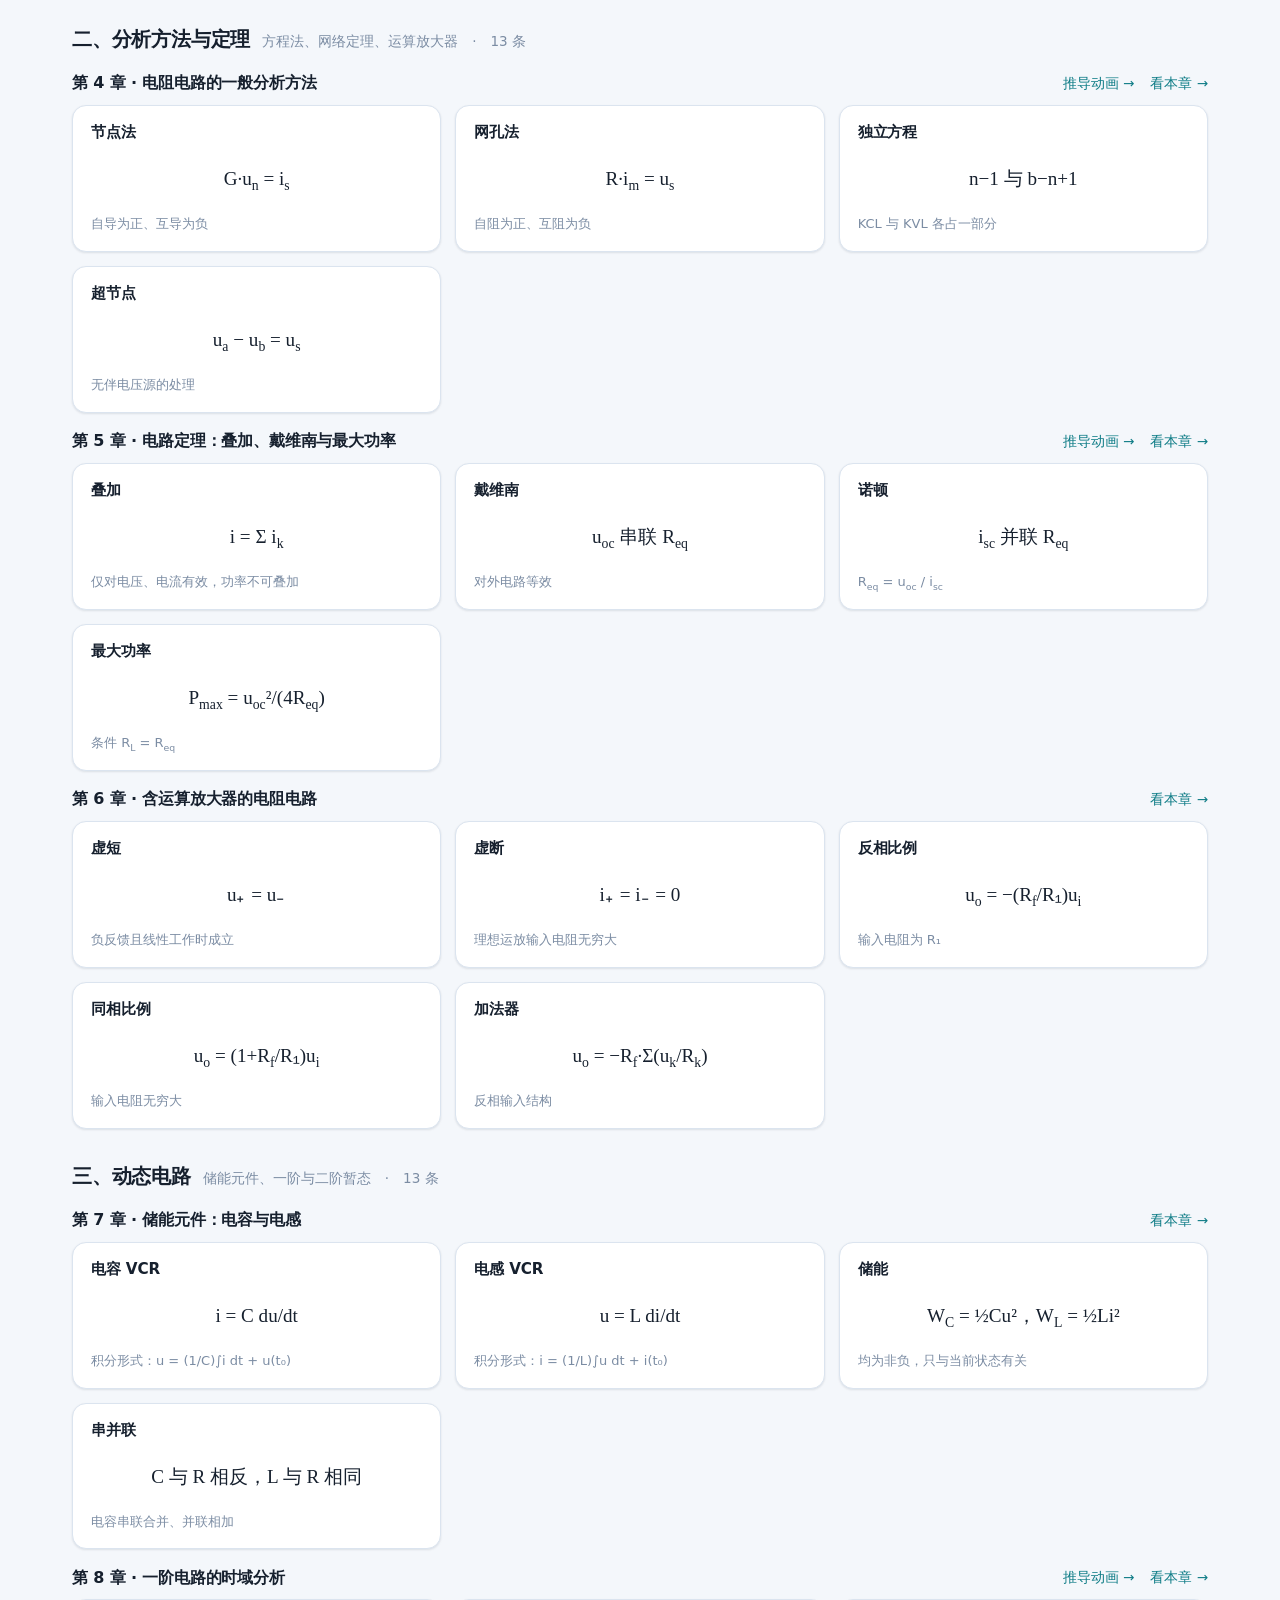
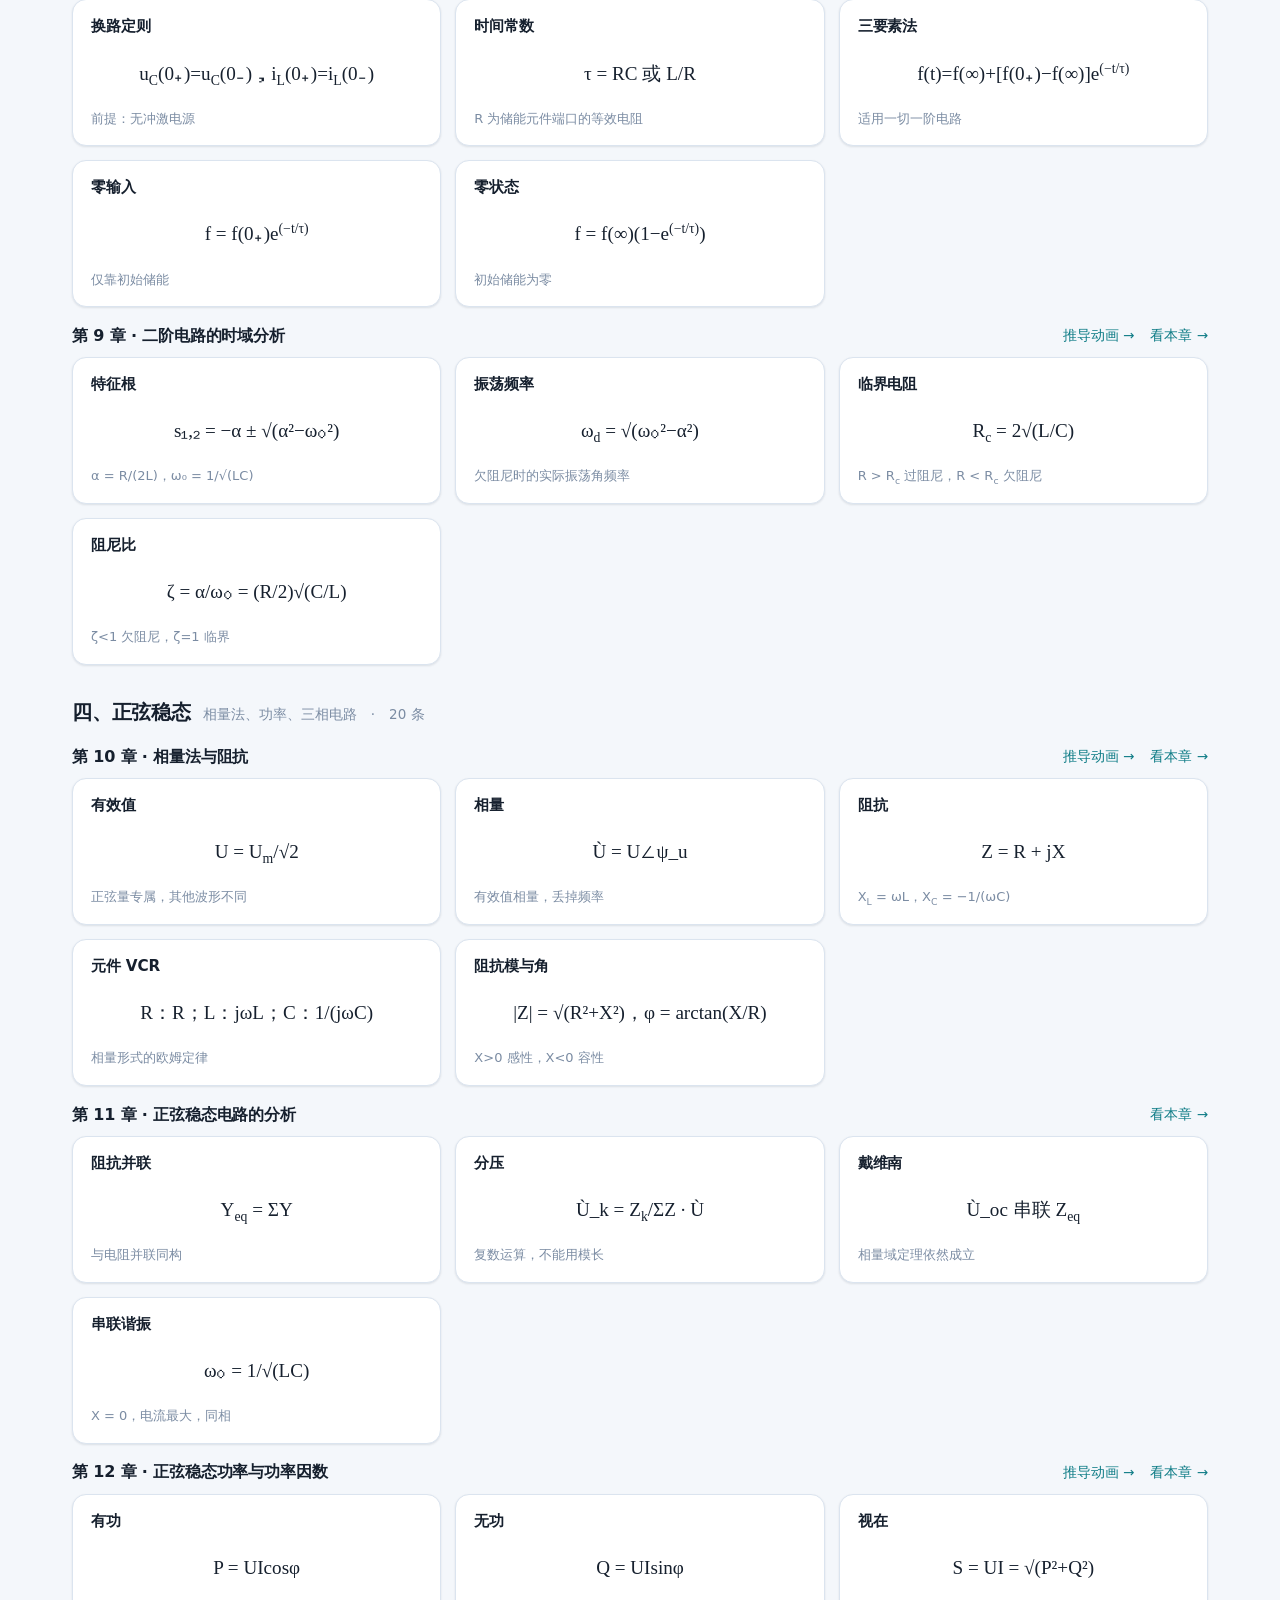
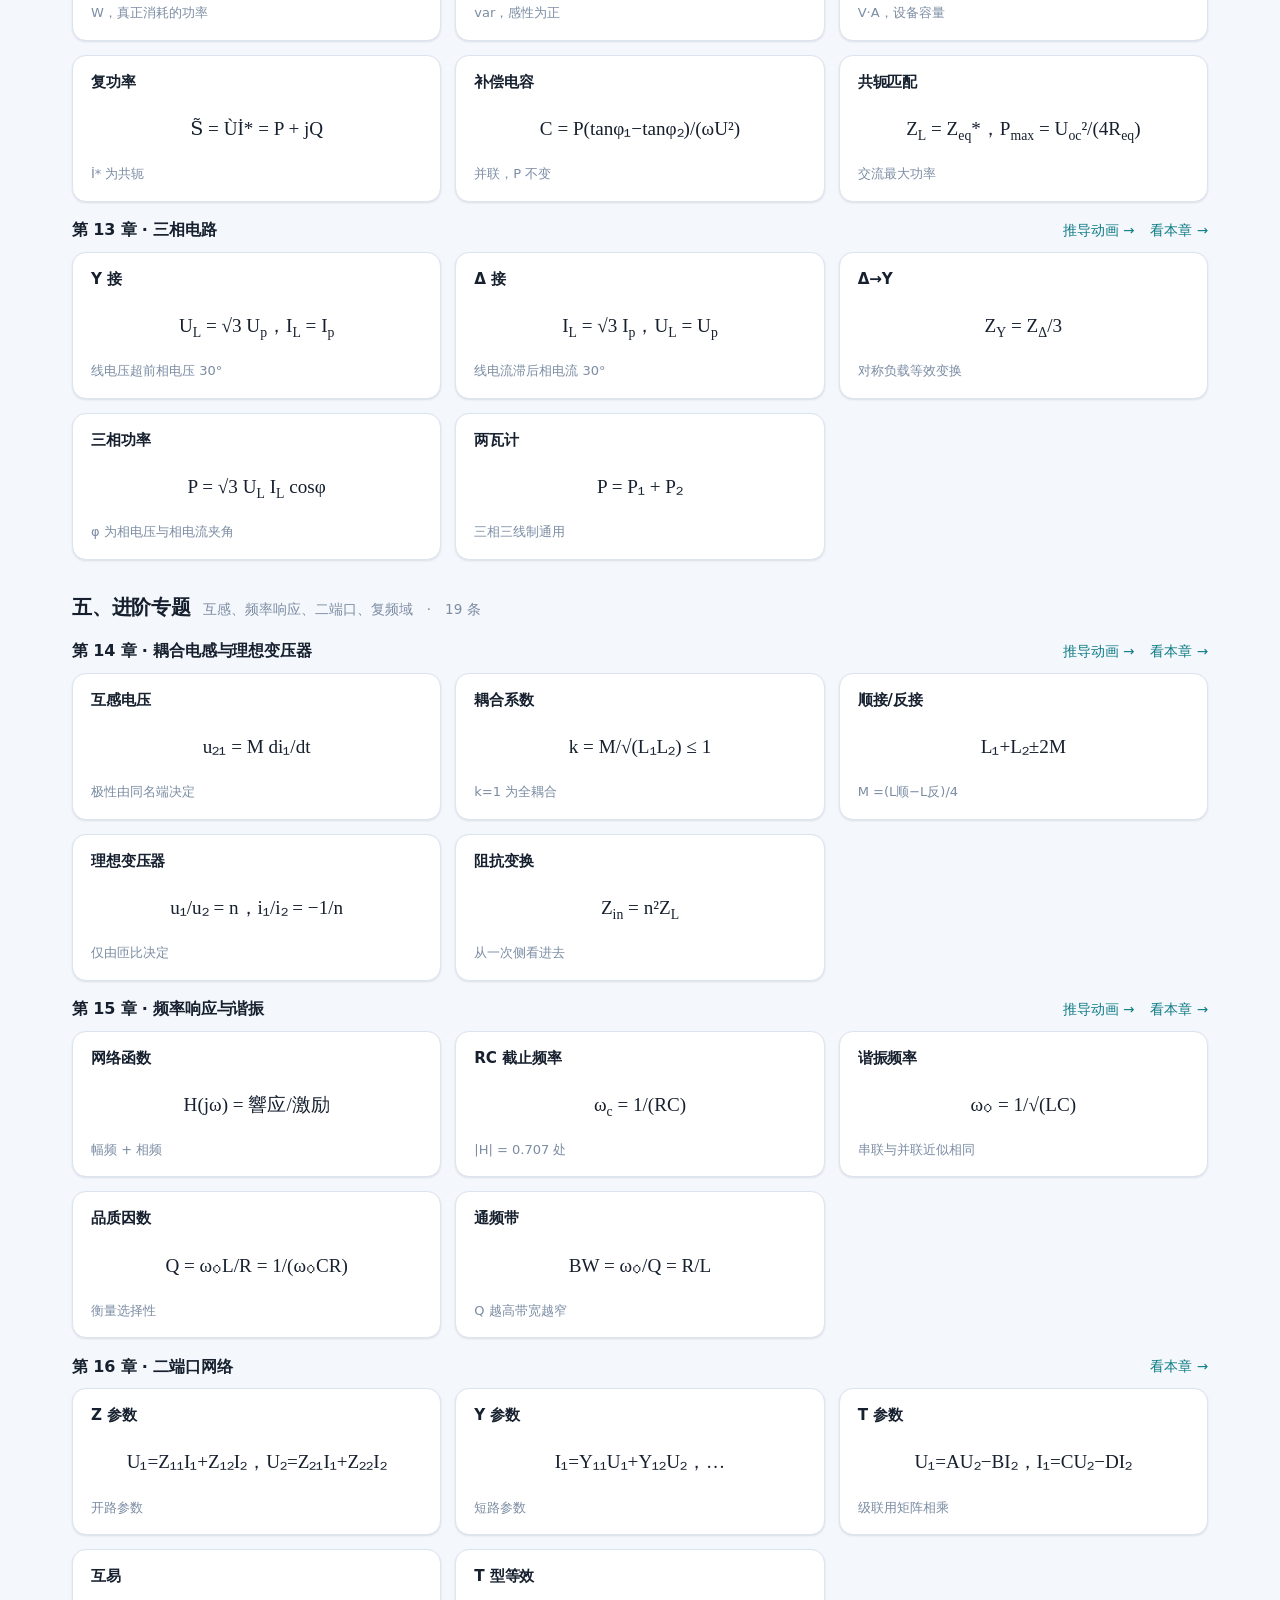
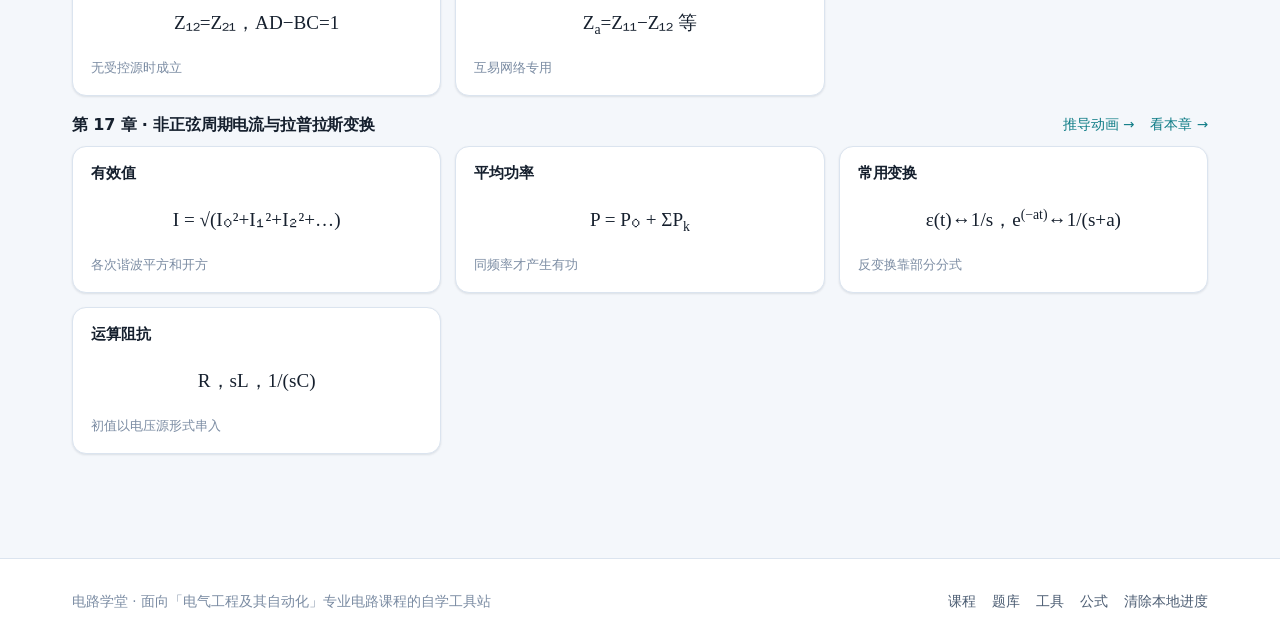
<file: formulas.html>
<!DOCTYPE html>
<html lang="zh-CN" data-theme="light">
<head>
<meta charset="UTF-8">
<meta name="viewport" content="width=device-width, initial-scale=1">
<meta name="description" content="电路课程公式速查表：按模块分类的 90 余条核心公式，支持搜索，附适用条件与章节出处。">
<title>公式速查 · 电路学堂</title>
<link rel="icon" href="data:image/svg+xml,%3Csvg xmlns='http://www.w3.org/2000/svg' viewBox='0 0 24 24'%3E%3Crect width='24' height='24' rx='5' fill='%230e7c86'/%3E%3Cpath d='M3 12h3l2-5 3 10 2.5-7 2 4h5.5' fill='none' stroke='%23fff' stroke-width='1.8' stroke-linecap='round' stroke-linejoin='round'/%3E%3C/svg%3E">
<link rel="stylesheet" href="css/style.css">
<script>(function(){try{var m=new URLSearchParams(location.search).get('theme');var t=m||JSON.parse(localStorage.getItem('circuitlab.v1.theme')||'null');if(!t&&window.matchMedia&&matchMedia('(prefers-color-scheme: dark)').matches)t='dark';if(t==='dark'||t==='light')document.documentElement.setAttribute('data-theme',t);}catch(e){}})();</script>
</head>
<body data-page="formulas">
<a class="skip-link" href="#main">跳到主要内容</a>
<div id="site-header"></div>

<main id="main">
  <div class="container">
    <div class="page-head">
      <span class="eyebrow">公式速查</span>
      <h1>考前只看这一页</h1>
      <p class="lead">全部公式来自课程正文，按模块归类，每条都标注了使用条件。支持关键词搜索（例如“谐振”“戴维南”“补偿”）。</p>
    </div>

    <div class="filters" id="formula-filters">
      <input class="search-input" id="formula-search" type="search" placeholder="搜索公式，如“谐振”“补偿”" aria-label="搜索公式">
      <span class="small muted" id="formula-count"></span>
      <button class="btn ghost small" type="button" id="formula-print" style="margin-left:auto">打印 / 存为 PDF</button>
    </div>

    <div id="formula-list"></div>
  </div>
</main>

<div id="site-footer"></div>

<script src="js/app.js"></script>
<script src="js/content-basics.js"></script>
<script src="js/content-time.js"></script>
<script src="js/content-ac.js"></script>
<script src="js/content-advanced.js"></script>
<script src="js/derive-data.js"></script>
<script src="js/formulas.js"></script>
</body>
</html>
</file>
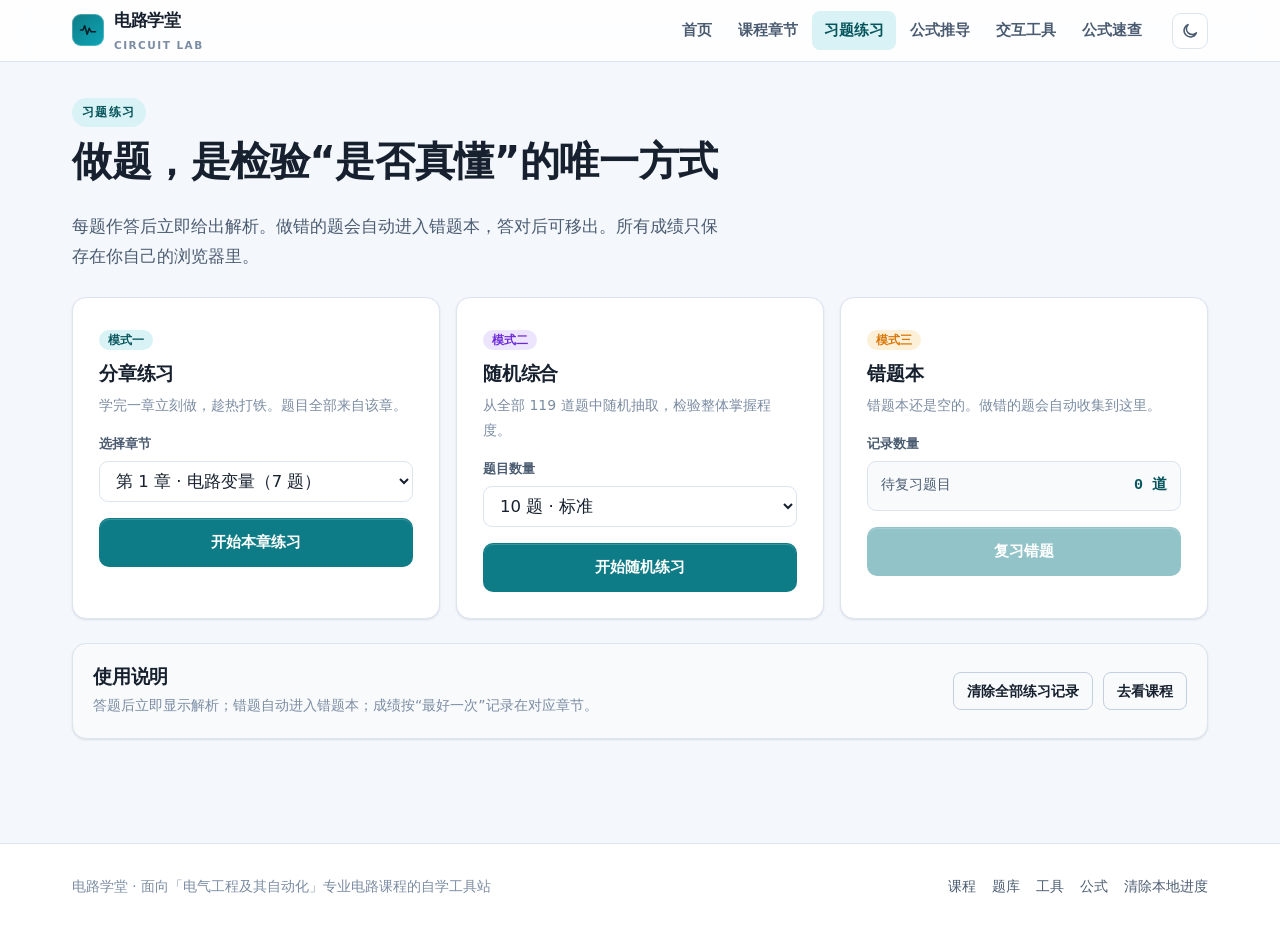
<file: practice.html>
<!DOCTYPE html>
<html lang="zh-CN" data-theme="light">
<head>
<meta charset="UTF-8">
<meta name="viewport" content="width=device-width, initial-scale=1">
<meta name="description" content="电路课程习题练习：按章节练习、随机综合测试、错题本复习，每题附详细解析。">
<title>习题练习 · 电路学堂</title>
<link rel="icon" href="data:image/svg+xml,%3Csvg xmlns='http://www.w3.org/2000/svg' viewBox='0 0 24 24'%3E%3Crect width='24' height='24' rx='5' fill='%230e7c86'/%3E%3Cpath d='M3 12h3l2-5 3 10 2.5-7 2 4h5.5' fill='none' stroke='%23fff' stroke-width='1.8' stroke-linecap='round' stroke-linejoin='round'/%3E%3C/svg%3E">
<link rel="stylesheet" href="css/style.css">
<script>(function(){try{var m=new URLSearchParams(location.search).get('theme');var t=m||JSON.parse(localStorage.getItem('circuitlab.v1.theme')||'null');if(!t&&window.matchMedia&&matchMedia('(prefers-color-scheme: dark)').matches)t='dark';if(t==='dark'||t==='light')document.documentElement.setAttribute('data-theme',t);}catch(e){}})();</script>
</head>
<body data-page="practice">
<a class="skip-link" href="#main">跳到主要内容</a>
<div id="site-header"></div>

<main id="main">
  <div class="container">
    <div class="page-head">
      <span class="eyebrow">习题练习</span>
      <h1>做题，是检验“是否真懂”的唯一方式</h1>
      <p class="lead">每题作答后立即给出解析。做错的题会自动进入错题本，答对后可移出。所有成绩只保存在你自己的浏览器里。</p>
    </div>
    <div id="practice-app"></div>
  </div>
</main>

<div id="site-footer"></div>

<script src="js/app.js"></script>
<script src="js/content-basics.js"></script>
<script src="js/content-time.js"></script>
<script src="js/content-ac.js"></script>
<script src="js/content-advanced.js"></script>
<script src="js/quiz-a.js"></script>
<script src="js/quiz-b.js"></script>
<script src="js/practice.js"></script>
</body>
</html>
</file>
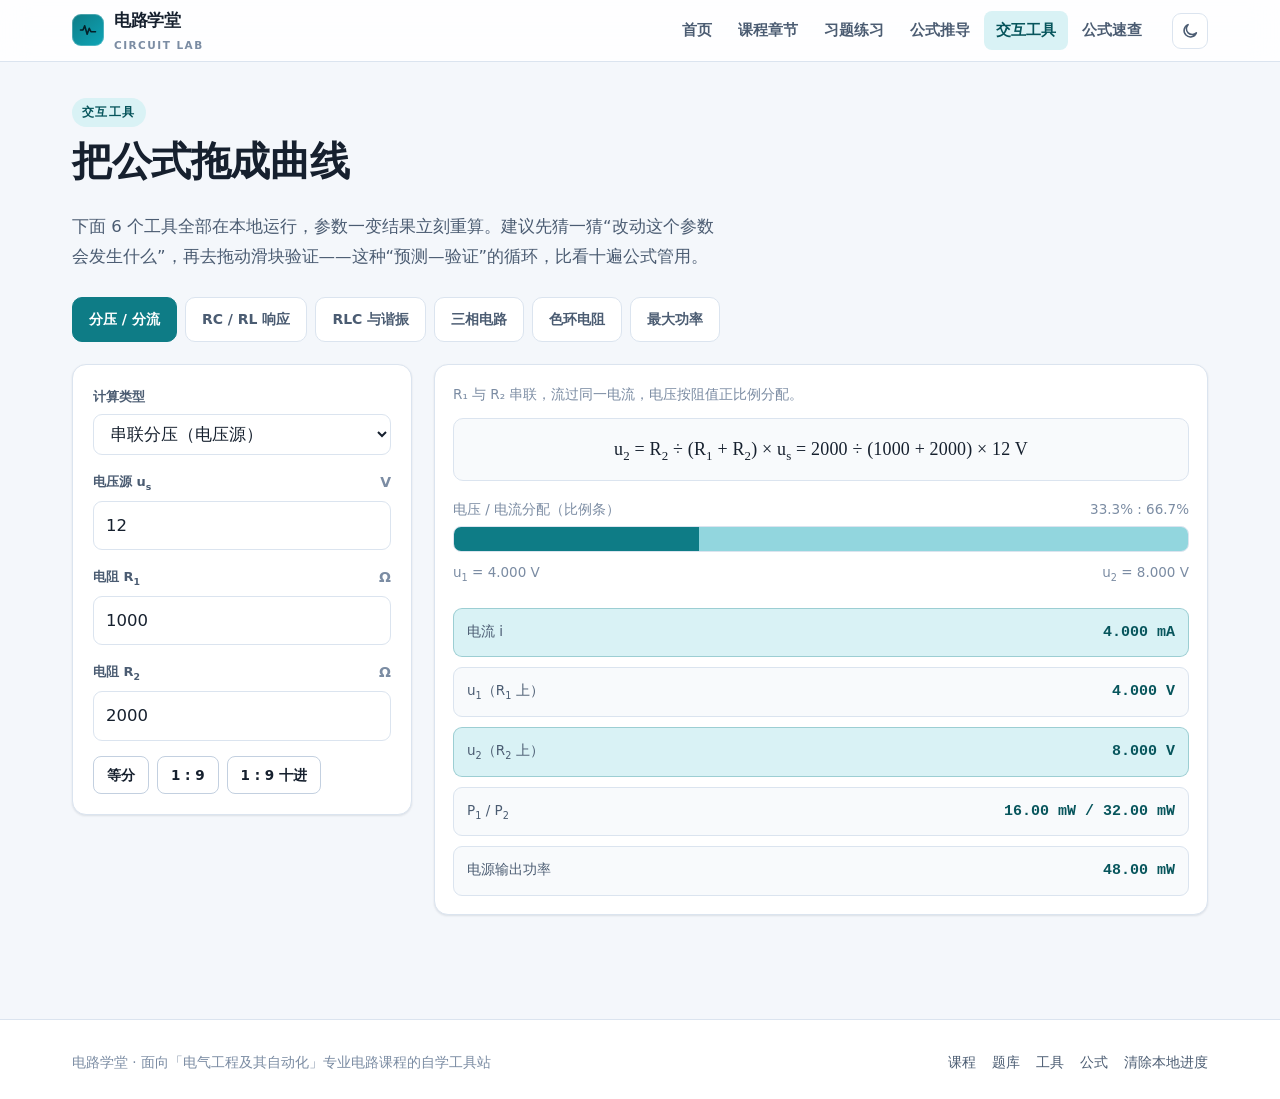
<file: tools.html>
<!DOCTYPE html>
<html lang="zh-CN" data-theme="light">
<head>
<meta charset="UTF-8">
<meta name="viewport" content="width=device-width, initial-scale=1">
<meta name="description" content="电路交互工具：RC/RL 响应曲线、RLC 阻抗与谐振、三相电路计算、电阻色环识别、分压分流计算、最大功率传输。">
<title>交互工具 · 电路学堂</title>
<link rel="icon" href="data:image/svg+xml,%3Csvg xmlns='http://www.w3.org/2000/svg' viewBox='0 0 24 24'%3E%3Crect width='24' height='24' rx='5' fill='%230e7c86'/%3E%3Cpath d='M3 12h3l2-5 3 10 2.5-7 2 4h5.5' fill='none' stroke='%23fff' stroke-width='1.8' stroke-linecap='round' stroke-linejoin='round'/%3E%3C/svg%3E">
<link rel="stylesheet" href="css/style.css">
<script>(function(){try{var m=new URLSearchParams(location.search).get('theme');var t=m||JSON.parse(localStorage.getItem('circuitlab.v1.theme')||'null');if(!t&&window.matchMedia&&matchMedia('(prefers-color-scheme: dark)').matches)t='dark';if(t==='dark'||t==='light')document.documentElement.setAttribute('data-theme',t);}catch(e){}})();</script>
<style>
  .chart { width: 100%; height: 268px; display: block; }
  .chart.sm { height: 210px; }
  .tool-note { color: var(--text-mute); font-size: 13.5px; line-height: 1.7; }
  .band-svg { max-width: 520px; margin: 0 auto; }
</style>
</head>
<body data-page="tools">
<a class="skip-link" href="#main">跳到主要内容</a>
<div id="site-header"></div>

<main id="main">
  <div class="container">
    <div class="page-head">
      <span class="eyebrow">交互工具</span>
      <h1>把公式拖成曲线</h1>
      <p class="lead">下面 6 个工具全部在本地运行，参数一变结果立刻重算。建议先猜一猜“改动这个参数会发生什么”，再去拖动滑块验证——这种“预测—验证”的循环，比看十遍公式管用。</p>
    </div>

    <div class="tool-tabs" id="tool-tabs" role="tablist"></div>
    <div id="tool-panels"></div>
  </div>
</main>

<div id="site-footer"></div>

<script src="js/app.js"></script>
<script src="js/tools.js"></script>
</body>
</html>
</file>
<file: css/style.css>
/* =========================================================
   电路学堂 · CircuitLab
   静态站点样式表（无构建步骤，可直接双击 index.html 打开）
   ========================================================= */

/* ---------- 1. 设计变量 ---------- */
:root {
  --bg: #f4f7fb;
  --bg-soft: #eaf0f8;
  --surface: #ffffff;
  --surface-2: #f8fafc;
  --border: #dbe4ef;
  --border-strong: #c3d0e0;
  --text: #16202e;
  --text-soft: #4b5c72;
  --text-mute: #7b8ca3;
  --accent: #0e7c86;
  --accent-2: #0ea5b7;
  --accent-soft: #d9f2f5;
  --accent-ink: #07555c;
  --warm: #d97706;
  --warm-soft: #fdf0d8;
  --danger: #c2410c;
  --danger-soft: #fde8dd;
  --ok: #15803d;
  --ok-soft: #ddf3e4;
  --violet: #6d28d9;
  --violet-soft: #ece5fd;
  --shadow-sm: 0 1px 2px rgba(16, 32, 50, .06), 0 1px 3px rgba(16, 32, 50, .05);
  --shadow: 0 4px 14px rgba(16, 32, 50, .07), 0 1px 3px rgba(16, 32, 50, .05);
  --shadow-lg: 0 18px 40px -18px rgba(16, 32, 50, .28), 0 2px 8px rgba(16, 32, 50, .05);
  --radius: 14px;
  --radius-sm: 9px;
  --radius-lg: 22px;
  --mono: "Cascadia Code", "JetBrains Mono", Consolas, "SF Mono", monospace;
  --sans: "Segoe UI", "PingFang SC", "Hiragino Sans GB", "Microsoft YaHei", system-ui, -apple-system, sans-serif;
  --serif: "Cambria", "Georgia", "Times New Roman", "Songti SC", serif;
  --maxw: 1180px;
  --header-h: 62px;
}

html[data-theme="dark"] {
  --bg: #0b1119;
  --bg-soft: #0e1723;
  --surface: #121c2a;
  --surface-2: #16222f;
  --border: #23334a;
  --border-strong: #31465f;
  --text: #e8eef6;
  --text-soft: #a9bacd;
  --text-mute: #7d90a6;
  --accent: #2dd4bf;
  --accent-2: #67e8f9;
  --accent-soft: #10353b;
  --accent-ink: #99f6e4;
  --warm: #fbbf24;
  --warm-soft: #33280d;
  --danger: #fb923c;
  --danger-soft: #3a2415;
  --ok: #4ade80;
  --ok-soft: #12301f;
  --violet: #c4b5fd;
  --violet-soft: #241e3d;
  --shadow-sm: 0 1px 2px rgba(0, 0, 0, .4);
  --shadow: 0 6px 18px rgba(0, 0, 0, .35);
  --shadow-lg: 0 24px 48px -20px rgba(0, 0, 0, .7);
}

/* ---------- 2. 基础重置 ---------- */
* { box-sizing: border-box; }
html { scroll-behavior: smooth; -webkit-text-size-adjust: 100%; }
body {
  margin: 0;
  min-height: 100vh;
  display: flex;
  flex-direction: column;
  background: var(--bg);
  color: var(--text);
  font-family: var(--sans);
  font-size: 16.5px;
  line-height: 1.78;
  -webkit-font-smoothing: antialiased;
  transition: background .25s ease, color .25s ease;
}
h1, h2, h3, h4, h5 { line-height: 1.32; margin: 0 0 .6em; font-weight: 700; letter-spacing: -.01em; }
h1 { font-size: clamp(1.75rem, 1.2rem + 2vw, 2.5rem); }
h2 { font-size: clamp(1.35rem, 1.1rem + 1vw, 1.72rem); }
h3 { font-size: 1.2rem; }
h4 { font-size: 1.02rem; }
p { margin: 0 0 1em; }
a { color: var(--accent); text-decoration: none; }
a:hover { text-decoration: underline; text-underline-offset: 3px; }
img, svg, canvas { max-width: 100%; }
button, input, select, textarea { font: inherit; color: inherit; }
ul, ol { padding-left: 1.35em; margin: 0 0 1em; }
li { margin: .3em 0; }
code {
  font-family: var(--mono);
  font-size: .88em;
  background: var(--bg-soft);
  border: 1px solid var(--border);
  border-radius: 6px;
  padding: .08em .38em;
}
hr { border: 0; border-top: 1px solid var(--border); margin: 1.6em 0; }
::selection { background: var(--accent); color: #fff; }
:focus-visible { outline: 2px solid var(--accent); outline-offset: 2px; border-radius: 4px; }

.container { width: 100%; max-width: var(--maxw); margin-inline: auto; padding-inline: 22px; }
.skip-link {
  position: absolute; left: -9999px; top: 8px; z-index: 999;
  background: var(--surface); padding: 10px 16px; border-radius: 8px; box-shadow: var(--shadow);
}
.skip-link:focus { left: 12px; }

/* ---------- 3. 顶栏 ---------- */
.site-header {
  position: sticky; top: 0; z-index: 60;
  height: var(--header-h);
  background: color-mix(in srgb, var(--surface) 86%, transparent);
  backdrop-filter: saturate(1.6) blur(14px);
  -webkit-backdrop-filter: saturate(1.6) blur(14px);
  border-bottom: 1px solid var(--border);
}
.header-inner {
  height: 100%; display: flex; align-items: center; gap: 18px;
}
.brand { display: flex; align-items: center; gap: 10px; font-weight: 800; color: var(--text); letter-spacing: -.02em; text-decoration: none; }
.brand:hover { text-decoration: none; }
.brand-mark {
  width: 32px; height: 32px; border-radius: 9px; flex: none;
  display: grid; place-items: center;
  background: linear-gradient(140deg, var(--accent), var(--accent-2));
  color: #04212a; box-shadow: inset 0 0 0 1px rgba(255, 255, 255, .25);
}
.brand-mark svg { width: 20px; height: 20px; }
.brand small { display: block; font-size: 10.5px; letter-spacing: .14em; color: var(--text-mute); font-weight: 600; text-transform: uppercase; }
.main-nav { display: flex; align-items: center; gap: 2px; margin-left: auto; }
.main-nav a {
  padding: 7px 12px; border-radius: 8px; color: var(--text-soft);
  font-size: 14.5px; font-weight: 600; text-decoration: none; white-space: nowrap;
  transition: background .18s, color .18s;
}
.main-nav a:hover { background: var(--bg-soft); color: var(--text); text-decoration: none; }
.main-nav a[aria-current="page"] { color: var(--accent-ink); background: var(--accent-soft); }
.header-tools { display: flex; align-items: center; gap: 6px; }
.icon-btn {
  width: 36px; height: 36px; display: grid; place-items: center;
  border: 1px solid var(--border); background: var(--surface); color: var(--text-soft);
  border-radius: 9px; cursor: pointer; transition: .18s;
}
.icon-btn:hover { color: var(--accent); border-color: var(--accent); background: var(--accent-soft); }
.icon-btn svg { width: 18px; height: 18px; }
.nav-toggle { display: none; }

@media (max-width: 880px) {
  .main-nav {
    position: fixed; inset: var(--header-h) 0 auto 0;
    flex-direction: column; align-items: stretch; gap: 2px;
    background: var(--surface); border-bottom: 1px solid var(--border);
    padding: 10px 16px 16px; box-shadow: var(--shadow);
    transform: translateY(-8px); opacity: 0; pointer-events: none; transition: .2s;
  }
  .main-nav.open { transform: none; opacity: 1; pointer-events: auto; }
  .main-nav a { padding: 11px 12px; }
  .nav-toggle { display: grid; }
}

/* ---------- 4. 页面骨架 ---------- */
main { display: block; flex: 1 0 auto; padding-block: 34px 64px; }
.page-head { margin-bottom: 26px; }
.page-head .eyebrow { margin-bottom: 8px; }
.page-head p.lead { color: var(--text-soft); max-width: 62ch; margin-bottom: 0; }
.eyebrow {
  display: inline-flex; align-items: center; gap: 7px;
  font-size: 12px; font-weight: 700; letter-spacing: .12em; text-transform: uppercase;
  color: var(--accent-ink); background: var(--accent-soft);
  padding: 4px 10px; border-radius: 999px;
}
.section-title { display: flex; align-items: baseline; gap: 12px; margin: 46px 0 18px; }
.section-title h2 { margin: 0; }
.section-title .hint { color: var(--text-mute); font-size: 13.5px; }

/* ---------- 5. 首页 Hero ---------- */
.hero {
  position: relative; overflow: hidden;
  border: 1px solid var(--border); border-radius: var(--radius-lg);
  background:
    radial-gradient(900px 340px at 88% -10%, color-mix(in srgb, var(--accent) 20%, transparent), transparent 70%),
    radial-gradient(600px 320px at 4% 110%, color-mix(in srgb, var(--violet) 14%, transparent), transparent 70%),
    var(--surface);
  box-shadow: var(--shadow-lg);
  padding: 44px clamp(22px, 4vw, 52px);
}
.hero-grid { display: grid; grid-template-columns: minmax(0, 1.35fr) minmax(0, 1fr); gap: 34px; align-items: center; }
.hero h1 { margin: .35em 0 .4em; }
.hero h1 .hl {
  background: linear-gradient(100deg, var(--accent), var(--accent-2) 60%, var(--violet));
  -webkit-background-clip: text; background-clip: text; color: transparent;
}
.hero p.lead { font-size: 1.06rem; color: var(--text-soft); max-width: 46ch; }
.hero-actions { display: flex; flex-wrap: wrap; gap: 12px; margin-top: 26px; }
.hero-figure { position: relative; min-width: 0; }
.hero-figure svg { width: 100%; height: auto; display: block; }
.hero-grid > * { min-width: 0; }
.hero-badges { display: flex; flex-wrap: wrap; gap: 8px; margin-top: 22px; }
.chip {
  display: inline-flex; align-items: center; gap: 6px;
  font-size: 12.5px; font-weight: 600; color: var(--text-soft);
  background: var(--surface-2); border: 1px solid var(--border);
  padding: 4px 10px; border-radius: 999px;
}
.chip .dot { width: 6px; height: 6px; border-radius: 50%; background: var(--accent); }

/* ---------- 6. 按钮 ---------- */
.btn {
  display: inline-flex; align-items: center; justify-content: center; gap: 8px;
  padding: 10px 20px; border-radius: 10px; border: 1px solid transparent;
  background: var(--accent); color: #fff; font-weight: 650; font-size: 15px;
  cursor: pointer; text-decoration: none; transition: .18s;
  box-shadow: 0 1px 0 rgba(255, 255, 255, .18) inset;
}
html[data-theme="dark"] .btn:not(.ghost):not(.soft) { color: #04212a; }
.btn:hover { filter: brightness(1.08); transform: translateY(-1px); text-decoration: none; box-shadow: var(--shadow); }
.btn:active { transform: none; }
.btn.ghost { background: transparent; color: var(--text); border-color: var(--border-strong); box-shadow: none; }
.btn.ghost:hover { border-color: var(--accent); color: var(--accent); background: var(--accent-soft); }
.btn.soft { background: var(--accent-soft); color: var(--accent-ink); box-shadow: none; }
.btn.small { padding: 6px 13px; font-size: 13.5px; border-radius: 8px; }
.btn.wide { width: 100%; }
.btn:disabled { opacity: .45; cursor: not-allowed; transform: none; filter: none; }

/* ---------- 7. 卡片网格 ---------- */
.grid { display: grid; gap: 16px; }
.grid.cols-2 { grid-template-columns: repeat(2, minmax(0, 1fr)); }
.grid.cols-3 { grid-template-columns: repeat(3, minmax(0, 1fr)); }
.grid.cols-4 { grid-template-columns: repeat(4, minmax(0, 1fr)); }
@media (max-width: 980px) {
  .grid.cols-3, .grid.cols-4 { grid-template-columns: repeat(2, minmax(0, 1fr)); }
  .span-2 { grid-column: auto !important; }
}
@media (max-width: 700px) {
  .grid.cols-2, .grid.cols-3, .grid.cols-4 { grid-template-columns: minmax(0, 1fr); }
  .hero-grid { grid-template-columns: minmax(0, 1fr); }
  .hero-figure { order: -1; max-width: 380px; }
}
.card {
  background: var(--surface); border: 1px solid var(--border); border-radius: var(--radius);
  padding: 20px; box-shadow: var(--shadow-sm); transition: transform .18s, box-shadow .18s, border-color .18s;
}
.card.pad-lg { padding: 26px; }
a.card { display: block; color: inherit; text-decoration: none; }
a.card:hover { transform: translateY(-3px); box-shadow: var(--shadow); border-color: var(--border-strong); text-decoration: none; }
.card h3 { margin-bottom: .35em; }
.card p:last-child { margin-bottom: 0; }
.card .muted { color: var(--text-mute); font-size: 14px; }
.span-2 { grid-column: span 2; }

/* 统计卡 */
.stat { display: flex; flex-direction: column; gap: 2px; }
.stat b { font-size: 1.9rem; font-weight: 800; letter-spacing: -.03em; line-height: 1.15; }
.stat span { color: var(--text-mute); font-size: 13px; font-weight: 600; }

/* 进度环 */
.ring-wrap { display: flex; align-items: center; gap: 18px; flex-wrap: wrap; }
.ring-wrap > * { min-width: 0; }
.ring {
  --p: 0; width: 96px; height: 96px; border-radius: 50%; flex: none;
  background: conic-gradient(var(--accent) calc(var(--p) * 1%), var(--bg-soft) 0);
  display: grid; place-items: center; position: relative;
}
.ring::after { content: ""; position: absolute; inset: 9px; border-radius: 50%; background: var(--surface); }
.ring b { position: relative; z-index: 1; font-size: 1.15rem; font-weight: 800; letter-spacing: -.02em; }
.ring-label b { display: block; font-size: 1.05rem; }
.ring-label span { color: var(--text-mute); font-size: 13px; }

/* ---------- 8. 章节列表 ---------- */
.filters { display: flex; flex-wrap: wrap; gap: 8px; align-items: center; margin-bottom: 18px; }
.filter-btn {
  padding: 6px 13px; border-radius: 999px; border: 1px solid var(--border);
  background: var(--surface); color: var(--text-soft); font-size: 13.5px; font-weight: 600; cursor: pointer;
  transition: .16s;
}
.filter-btn:hover { border-color: var(--accent); color: var(--accent); }
.filter-btn.active { background: var(--accent); border-color: var(--accent); color: #fff; }
html[data-theme="dark"] .filter-btn.active { color: #04212a; }
.search-input {
  flex: 1 1 220px; min-width: 180px; max-width: 340px; width: auto;
  padding: 9px 14px; border-radius: 10px; border: 1px solid var(--border);
  background: var(--surface); outline: none; transition: border-color .16s, box-shadow .16s;
}
.search-input:focus { border-color: var(--accent); box-shadow: 0 0 0 3px color-mix(in srgb, var(--accent) 18%, transparent); }

.chapter-list { display: grid; gap: 12px; }
.chapter-row {
  display: grid; grid-template-columns: 54px minmax(0, 1fr) auto; gap: 16px; align-items: center;
  background: var(--surface); border: 1px solid var(--border); border-radius: var(--radius);
  padding: 15px 18px; text-decoration: none; color: inherit;
  transition: transform .16s, box-shadow .16s, border-color .16s;
}
.chapter-row:hover { transform: translateX(3px); box-shadow: var(--shadow); border-color: var(--accent); text-decoration: none; }
.chapter-row .num {
  width: 54px; height: 54px; border-radius: 12px; display: grid; place-items: center;
  font-weight: 800; font-size: 1.05rem; font-family: var(--mono);
  background: var(--accent-soft); color: var(--accent-ink); border: 1px solid color-mix(in srgb, var(--accent) 25%, transparent);
}
.chapter-row.done .num { background: var(--ok-soft); color: var(--ok); border-color: color-mix(in srgb, var(--ok) 30%, transparent); }
.chapter-row h3 { margin: 0 0 3px; font-size: 1.06rem; }
.chapter-row p { margin: 0; color: var(--text-mute); font-size: 13.5px; line-height: 1.55; }
.chapter-row .meta { display: flex; align-items: center; gap: 8px; flex-wrap: wrap; justify-content: flex-end; }
.tag {
  font-size: 11.5px; font-weight: 700; padding: 2px 8px; border-radius: 999px;
  background: var(--surface-2); border: 1px solid var(--border); color: var(--text-soft);
  white-space: nowrap;
}
.tag.accent { background: var(--accent-soft); border-color: transparent; color: var(--accent-ink); }
.tag.warm { background: var(--warm-soft); border-color: transparent; color: var(--warm); }
.tag.violet { background: var(--violet-soft); border-color: transparent; color: var(--violet); }
.tag.ok { background: var(--ok-soft); border-color: transparent; color: var(--ok); }
@media (max-width: 640px) {
  .chapter-row { grid-template-columns: 44px minmax(0, 1fr); }
  .chapter-row .num { width: 44px; height: 44px; font-size: .92rem; }
  .chapter-row .meta { grid-column: 1 / -1; justify-content: flex-start; }
}

/* ---------- 9. 章节页 ---------- */
.read-progress {
  position: fixed; top: 0; left: 0; height: 3px; width: 0%;
  background: linear-gradient(90deg, var(--accent), var(--accent-2));
  z-index: 70; transition: width .1s linear;
}
.chapter-layout { display: grid; grid-template-columns: minmax(0, 1fr) 262px; gap: 40px; align-items: start; }
.chapter-layout > * { min-width: 0; }
@media (max-width: 1000px) { .chapter-layout { grid-template-columns: minmax(0, 1fr); } .toc { display: none; } }

.crumbs { font-size: 13.5px; color: var(--text-mute); margin-bottom: 14px; display: flex; gap: 8px; flex-wrap: wrap; }
.crumbs a { color: var(--text-mute); }
.crumbs a:hover { color: var(--accent); }
.crumbs span { opacity: .5; }

.chapter-hero {
  background: linear-gradient(160deg, var(--surface), var(--surface-2));
  border: 1px solid var(--border); border-radius: var(--radius-lg); padding: 28px;
  margin-bottom: 26px; box-shadow: var(--shadow-sm);
}
.chapter-hero h1 { margin: 10px 0 12px; }
.chapter-hero .lead { color: var(--text-soft); margin-bottom: 16px; }
.objectives { background: var(--surface); border: 1px dashed var(--border-strong); border-radius: var(--radius); padding: 16px 20px; }
.objectives h4 { margin: 0 0 8px; font-size: 13px; letter-spacing: .1em; text-transform: uppercase; color: var(--accent-ink); }
.objectives ul { margin: 0; padding-left: 1.15em; }
.objectives li { font-size: 14.5px; color: var(--text-soft); }

.prose { font-size: 16.5px; }
.prose h2 {
  margin: 2.1em 0 .7em; padding-bottom: .35em; border-bottom: 1px solid var(--border);
  scroll-margin-top: calc(var(--header-h) + 16px);
}
.prose h3 { margin-top: 1.7em; color: var(--text); }
.prose h4 { margin-top: 1.4em; color: var(--accent-ink); }
.prose > p { color: var(--text); }
.prose ul, .prose ol { color: var(--text); }
.prose strong { color: var(--text); font-weight: 700; }
.prose em { font-style: normal; font-weight: 700; color: var(--accent-ink); }
.prose blockquote {
  margin: 1.4em 0; padding: 14px 18px; border-left: 3px solid var(--accent);
  background: var(--accent-soft); color: var(--text); border-radius: 0 10px 10px 0;
}
.prose blockquote p:last-child { margin-bottom: 0; }

/* 侧边 TOC */
.toc {
  position: sticky; top: calc(var(--header-h) + 18px);
  background: var(--surface); border: 1px solid var(--border); border-radius: var(--radius);
  padding: 16px 16px 18px; box-shadow: var(--shadow-sm);
  max-height: calc(100vh - var(--header-h) - 40px); overflow: auto;
}
.toc h4 { margin: 0 0 10px; font-size: 12px; letter-spacing: .1em; text-transform: uppercase; color: var(--text-mute); }
.toc ol { list-style: none; padding: 0; margin: 0; counter-reset: toc; }
.toc li { margin: 0; }
.toc a {
  display: block; padding: 5px 9px; border-radius: 7px; font-size: 13.5px; color: var(--text-soft);
  border-left: 2px solid transparent; text-decoration: none; line-height: 1.5;
}
.toc a:hover { background: var(--bg-soft); color: var(--text); text-decoration: none; }
.toc a.active { color: var(--accent-ink); background: var(--accent-soft); border-left-color: var(--accent); font-weight: 600; }
.toc .toc-foot { margin-top: 14px; padding-top: 12px; border-top: 1px solid var(--border); display: flex; flex-direction: column; gap: 8px; }

/* 数学排版 */
.eq {
  font-family: var(--serif); font-size: 1.09em; text-align: center;
  margin: 1.05em 0; padding: 12px 14px;
  background: var(--surface-2); border: 1px solid var(--border); border-radius: 10px;
  overflow-x: auto; line-height: 2.1; letter-spacing: .01em;
}
.eq-inline { font-family: var(--serif); font-size: 1.06em; white-space: nowrap; }
.frac {
  display: inline-flex; flex-direction: column; vertical-align: middle;
  text-align: center; margin: 0 .18em; line-height: 1.24; font-size: .96em;
}
.frac > span:first-child { border-bottom: 1px solid currentColor; padding: 0 .28em; }
.frac > span:last-child { padding: 0 .28em; }
.sqrt { white-space: nowrap; }
.sqrt::before { content: "√"; font-size: 1.12em; }
.sqrt > .rad { border-top: 1px solid currentColor; padding: 0 .18em; }
sub, sup { font-size: .72em; line-height: 0; }
.vec { font-style: italic; font-weight: 600; }
.hat { position: relative; }
.nowrap { white-space: nowrap; }

/* 提示框 */
.callout {
  display: grid; grid-template-columns: 26px minmax(0, 1fr); gap: 12px;
  border: 1px solid var(--border); border-radius: var(--radius);
  background: var(--surface); padding: 14px 16px; margin: 1.3em 0; box-shadow: var(--shadow-sm);
}
.callout .ico { width: 26px; height: 26px; border-radius: 8px; display: grid; place-items: center; font-size: 14px; }
.callout h4 { margin: 0 0 4px; font-size: .95rem; }
.callout p:last-child, .callout ul:last-child { margin-bottom: 0; }
.callout.info { border-left: 3px solid var(--accent); }
.callout.info .ico { background: var(--accent-soft); color: var(--accent-ink); }
.callout.warn { border-left: 3px solid var(--warm); background: color-mix(in srgb, var(--warm-soft) 55%, var(--surface)); }
.callout.warn .ico { background: var(--warm-soft); color: var(--warm); }
.callout.tip { border-left: 3px solid var(--ok); }
.callout.tip .ico { background: var(--ok-soft); color: var(--ok); }
.callout.danger { border-left: 3px solid var(--danger); }
.callout.danger .ico { background: var(--danger-soft); color: var(--danger); }

/* 例题 */
.example {
  border: 1px solid var(--border); border-radius: var(--radius); overflow: hidden; margin: 1.6em 0;
  background: var(--surface); box-shadow: var(--shadow-sm);
}
.example > header {
  display: flex; align-items: center; gap: 10px; padding: 12px 18px;
  background: var(--surface-2); border-bottom: 1px solid var(--border);
}
.example > header .badge {
  font-size: 11px; font-weight: 800; letter-spacing: .08em; text-transform: uppercase;
  background: var(--accent); color: #fff; padding: 2px 8px; border-radius: 5px;
}
html[data-theme="dark"] .example > header .badge { color: #04212a; }
.example > header h4 { margin: 0; font-size: 1rem; }
.example .body { padding: 18px; }
.example .body > :last-child { margin-bottom: 0; }
.example details { border-top: 1px dashed var(--border); padding: 12px 18px 16px; }
.example summary { cursor: pointer; font-weight: 650; color: var(--accent-ink); font-size: 14.5px; }
.example summary:hover { color: var(--accent); }
.example .answer { margin-top: 10px; }

/* 公式速查条 */
.formula-strip { display: grid; gap: 10px; margin: 1.4em 0; }
.formula-item {
  display: grid; grid-template-columns: 108px minmax(0, 1fr); gap: 14px; align-items: center;
  border: 1px solid var(--border); border-radius: 10px; padding: 10px 14px; background: var(--surface);
}
.formula-item .k { font-size: 13px; font-weight: 700; color: var(--text-soft); }
.formula-item .v { font-family: var(--serif); font-size: 1.04em; overflow-x: auto; }
@media (max-width: 620px) { .formula-item { grid-template-columns: 1fr; gap: 4px; } }

/* 章节底部导航 */
.chapter-footer { margin-top: 46px; padding-top: 24px; border-top: 1px solid var(--border); display: flex; flex-wrap: wrap; gap: 12px; justify-content: space-between; }
.chapter-nav { display: flex; gap: 10px; flex-wrap: wrap; }

/* ---------- 10. 练习页 ---------- */
.quiz-shell { display: grid; grid-template-columns: minmax(0, 1fr) 268px; gap: 26px; align-items: start; }
.quiz-shell > * { min-width: 0; }
@media (max-width: 940px) { .quiz-shell { grid-template-columns: minmax(0, 1fr); } }

.q-card { background: var(--surface); border: 1px solid var(--border); border-radius: var(--radius-lg); padding: 26px; box-shadow: var(--shadow); }
.q-meta { display: flex; flex-wrap: wrap; gap: 8px; align-items: center; margin-bottom: 14px; font-size: 13px; color: var(--text-mute); }
.q-text { font-size: 1.09rem; font-weight: 600; margin-bottom: 18px; line-height: 1.65; }
.q-text .eq { text-align: left; }
.options { display: grid; gap: 10px; }
.option {
  display: grid; grid-template-columns: 30px minmax(0, 1fr); gap: 12px; align-items: center;
  text-align: left; width: 100%; padding: 13px 15px;
  border: 1px solid var(--border); background: var(--surface); border-radius: 11px;
  cursor: pointer; transition: .15s; font-size: 15px; color: var(--text);
}
.option:hover:not(.disabled) { border-color: var(--accent); background: var(--accent-soft); }
.option .key {
  width: 30px; height: 30px; border-radius: 8px; display: grid; place-items: center;
  background: var(--bg-soft); font-weight: 800; font-size: 13.5px; color: var(--text-soft);
  border: 1px solid var(--border);
}
.option.correct { border-color: var(--ok); background: var(--ok-soft); }
.option.correct .key { background: var(--ok); color: #fff; border-color: var(--ok); }
.option.wrong { border-color: var(--danger); background: var(--danger-soft); }
.option.wrong .key { background: var(--danger); color: #fff; border-color: var(--danger); }
.option.disabled { cursor: default; }
.option.chosen { box-shadow: 0 0 0 2px color-mix(in srgb, var(--accent) 40%, transparent); }

.explain {
  margin-top: 18px; padding: 15px 17px; border-radius: 11px;
  background: var(--surface-2); border: 1px solid var(--border); font-size: 14.8px;
}
.explain h5 { margin: 0 0 6px; font-size: 13px; letter-spacing: .08em; text-transform: uppercase; color: var(--accent-ink); }
.explain p:last-child { margin-bottom: 0; }

.quiz-side .card { position: sticky; top: calc(var(--header-h) + 18px); }
.quiz-side .progress-bar { height: 8px; background: var(--bg-soft); border-radius: 99px; overflow: hidden; margin: 10px 0 14px; }
.quiz-side .progress-bar > i { display: block; height: 100%; background: linear-gradient(90deg, var(--accent), var(--accent-2)); width: 0; transition: width .3s; }
.score-big { font-size: 2.6rem; font-weight: 800; letter-spacing: -.04em; line-height: 1; }
.kv { display: flex; justify-content: space-between; gap: 10px; font-size: 14px; padding: 5px 0; border-bottom: 1px dashed var(--border); }
.kv:last-child { border-bottom: 0; }
.kv span:first-child { color: var(--text-mute); }
.kv span:last-child { font-weight: 650; }

.result-list { display: grid; gap: 10px; margin-top: 18px; }
.result-item {
  display: grid; grid-template-columns: 26px minmax(0, 1fr) auto; gap: 12px; align-items: center;
  padding: 11px 14px; border-radius: 10px; border: 1px solid var(--border); background: var(--surface);
  font-size: 14px;
}
.result-item.ok { border-left: 3px solid var(--ok); }
.result-item.no { border-left: 3px solid var(--danger); }
.result-item .idx { font-family: var(--mono); font-weight: 700; color: var(--text-mute); font-size: 12.5px; }

/* ---------- 11. 工具页 ---------- */
.tool-tabs { display: flex; gap: 8px; flex-wrap: wrap; margin-bottom: 22px; }
.tool-tabs button {
  padding: 9px 16px; border-radius: 10px; border: 1px solid var(--border);
  background: var(--surface); color: var(--text-soft); font-weight: 650; font-size: 14px; cursor: pointer; transition: .15s;
  display: inline-flex; align-items: center; gap: 7px;
}
.tool-tabs button:hover { border-color: var(--accent); color: var(--accent); }
.tool-tabs button.active { background: var(--accent); border-color: var(--accent); color: #fff; }
html[data-theme="dark"] .tool-tabs button.active { color: #04212a; }
.tool-panel { display: none; }
.tool-panel.active { display: block; animation: fade .25s ease; }
@keyframes fade { from { opacity: 0; transform: translateY(4px); } to { opacity: 1; transform: none; } }

.tool-grid { display: grid; grid-template-columns: minmax(0, 340px) minmax(0, 1fr); gap: 22px; align-items: start; }
.tool-grid > * { min-width: 0; }
@media (max-width: 900px) { .tool-grid { grid-template-columns: minmax(0, 1fr); } }

.controls { display: grid; gap: 15px; }
.field { display: grid; gap: 6px; }
.field > label { font-size: 13px; font-weight: 700; color: var(--text-soft); display: flex; justify-content: space-between; gap: 10px; }
.field > label output { font-family: var(--mono); font-size: 13px; color: var(--accent-ink); background: var(--accent-soft); padding: 1px 7px; border-radius: 6px; }
input[type="range"] {
  -webkit-appearance: none; appearance: none; width: 100%; height: 6px; border-radius: 99px;
  background: var(--border); border: 1px solid var(--border-strong); outline: none; cursor: pointer;
}
input[type="range"]::-webkit-slider-thumb {
  -webkit-appearance: none; width: 18px; height: 18px; border-radius: 50%;
  background: var(--accent); border: 3px solid var(--surface); box-shadow: var(--shadow-sm); cursor: grab;
}
input[type="range"]::-moz-range-thumb {
  width: 14px; height: 14px; border-radius: 50%; background: var(--accent);
  border: 3px solid var(--surface); box-shadow: var(--shadow-sm); cursor: grab;
}
input[type="number"], input[type="text"]:not(.search-input), select {
  padding: 9px 12px; border-radius: 9px; border: 1px solid var(--border);
  background: var(--surface); outline: none; width: 100%; transition: border-color .15s, box-shadow .15s;
}
input[type="text"]:not(.search-input):focus, input[type="number"]:focus, select:focus {
  border-color: var(--accent); box-shadow: 0 0 0 3px color-mix(in srgb, var(--accent) 16%, transparent);
}
.field-row { display: grid; grid-template-columns: 1fr 1fr; gap: 10px; }

.readout { display: grid; gap: 10px; }
.readout .row {
  display: flex; justify-content: space-between; align-items: baseline; gap: 12px;
  padding: 10px 13px; border-radius: 9px; background: var(--surface-2); border: 1px solid var(--border);
}
.readout .row .lbl { font-size: 13.5px; color: var(--text-soft); }
.readout .row .val { font-family: var(--mono); font-weight: 700; font-size: 15px; color: var(--accent-ink); }
.readout .row.hl { background: var(--accent-soft); border-color: color-mix(in srgb, var(--accent) 30%, transparent); }

.canvas-wrap {
  background: var(--surface); border: 1px solid var(--border); border-radius: var(--radius);
  padding: 12px; box-shadow: var(--shadow-sm);
}
.canvas-wrap canvas { display: block; width: 100%; height: auto; border-radius: 8px; }
.canvas-legend { display: flex; flex-wrap: wrap; gap: 14px; font-size: 12.5px; color: var(--text-mute); margin-top: 8px; padding-left: 4px; }
.canvas-legend i { display: inline-block; width: 14px; height: 3px; border-radius: 2px; margin-right: 5px; vertical-align: middle; }

/* 色环电阻 */
.resistor-svg { width: 100%; height: auto; display: block; }
.color-grid { display: grid; grid-template-columns: repeat(auto-fill, minmax(72px, 1fr)); gap: 8px; }
.color-btn {
  display: grid; gap: 4px; justify-items: center; padding: 8px 4px; border-radius: 9px;
  border: 1px solid var(--border); background: var(--surface); cursor: pointer; transition: .15s; font-size: 11.5px;
}
.color-btn:hover { border-color: var(--accent); }
.color-btn.active { border-color: var(--accent); box-shadow: 0 0 0 2px var(--accent-soft); }
.color-btn i { width: 26px; height: 16px; border-radius: 4px; border: 1px solid rgba(0, 0, 0, .18); }

/* ---------- 12. 公式速查页 ---------- */
.formula-grid { display: grid; grid-template-columns: repeat(auto-fill, minmax(300px, 1fr)); gap: 14px; }
.formula-card {
  background: var(--surface); border: 1px solid var(--border); border-radius: var(--radius);
  padding: 16px 18px; box-shadow: var(--shadow-sm); transition: .18s;
}
.formula-card:hover { box-shadow: var(--shadow); border-color: var(--border-strong); }
.formula-card h4 { margin: 0 0 10px; font-size: .95rem; display: flex; align-items: center; gap: 8px; }
.formula-card .fbody { font-family: var(--serif); font-size: 1.16em; text-align: center; padding: 10px 4px; overflow-x: auto; }
.formula-card .fnote { color: var(--text-mute); font-size: 13px; margin: 8px 0 0; line-height: 1.6; }

/* ---------- 12. 公式推导播放器 ---------- */
.derive-host { margin: 1.5em 0; }
.dplayer {
  border: 1px solid var(--border); border-radius: var(--radius);
  background: var(--surface); box-shadow: var(--shadow-sm); overflow: hidden; outline: none;
}
.dplayer:focus-visible { box-shadow: 0 0 0 3px color-mix(in srgb, var(--accent) 30%, transparent); }
.dplayer-head {
  display: flex; align-items: center; justify-content: space-between; gap: 12px;
  padding: 11px 16px; background: var(--surface-2); border-bottom: 1px solid var(--border);
}
.dplayer-title { display: flex; align-items: center; gap: 9px; font-weight: 700; font-size: .96rem; }
.dplayer-step { font-family: var(--mono); font-size: 12.5px; color: var(--text-mute); white-space: nowrap; }
.dplayer-step b { color: var(--accent-ink); font-size: 14.5px; }
.dplayer-bar { height: 3px; background: var(--bg-soft); }
.dplayer-bar > i {
  display: block; height: 100%; width: 0;
  background: linear-gradient(90deg, var(--accent), var(--accent-2));
  transition: width .38s cubic-bezier(.4, 0, .2, 1);
}
.dplayer-stage {
  position: relative; padding: 26px 22px 8px; min-height: 150px;
  background-image: radial-gradient(color-mix(in srgb, var(--border) 65%, transparent) 1px, transparent 1px);
  background-size: 20px 20px;
}
.dplayer-eq {
  font-family: var(--serif); font-size: clamp(1.1rem, .95rem + .7vw, 1.44rem);
  text-align: center; line-height: 2.15; min-height: 2.15em;
  overflow-x: auto; overflow-y: hidden;
  transition: opacity .15s ease, transform .15s ease;
}
.dplayer-eq.out { opacity: .0; transform: translateY(-8px); }
.dplayer-eq.in { animation: dEqIn .42s cubic-bezier(.2, .8, .25, 1) both; }
@keyframes dEqIn { from { opacity: 0; transform: translateY(12px); } to { opacity: 1; transform: none; } }
.dplayer-eq mark {
  position: relative; z-index: 0; color: inherit; background: transparent;
  padding: 0 .04em; border-radius: 6px;
}
.dplayer-eq mark::before {
  content: ""; position: absolute; inset: -3px -5px; z-index: -1; border-radius: 6px;
  background: color-mix(in srgb, var(--accent) 26%, transparent);
  transform-origin: left center;
  animation: dMark .62s cubic-bezier(.3, .8, .3, 1) .2s both;
}
@keyframes dMark {
  from { transform: scaleX(0); opacity: 0; }
  to { transform: scaleX(1); opacity: 1; }
}
.dplayer-note {
  margin: 10px auto 4px; max-width: 60ch; text-align: center;
  font-size: 13.9px; line-height: 1.72; color: var(--text-soft); min-height: 3.1em;
}
.dplayer-note.in { animation: dNoteIn .45s ease .1s both; }
@keyframes dNoteIn { from { opacity: 0; transform: translateY(6px); } to { opacity: 1; transform: none; } }
.dplayer-foot {
  display: flex; align-items: center; gap: 8px; flex-wrap: wrap;
  padding: 12px 14px; border-top: 1px solid var(--border);
}
.dbtn {
  min-width: 36px; height: 34px; padding: 0 10px; border-radius: 9px;
  border: 1px solid var(--border); background: var(--surface-2); color: var(--text-soft);
  font-size: 15px; font-weight: 700; cursor: pointer; transition: .15s;
  display: inline-flex; align-items: center; justify-content: center; gap: 6px;
}
.dbtn:hover { border-color: var(--accent); color: var(--accent); background: var(--accent-soft); }
.dbtn.play { min-width: 120px; background: var(--accent); border-color: var(--accent); color: #fff; }
html[data-theme="dark"] .dbtn.play { color: #04212a; }
.dbtn.play:hover { filter: brightness(1.07); color: #fff; }
html[data-theme="dark"] .dbtn.play:hover { color: #04212a; }
.dbtn.play .pi { font-size: 11px; letter-spacing: .05em; }
.dspeed { display: inline-flex; align-items: center; gap: 6px; font-size: 12.5px; color: var(--text-mute); }
.dspeed select { width: auto; padding: 4px 8px; border-radius: 8px; font-size: 12.5px; }
.dplayer-dots { display: flex; gap: 7px; margin-left: auto; flex-wrap: wrap; align-items: center; }
.dplayer-dot {
  width: 9px; height: 9px; padding: 0; border: 0; border-radius: 50%;
  background: var(--border-strong); cursor: pointer; transition: .2s;
}
.dplayer-dot:hover { background: var(--accent-2); transform: scale(1.25); }
.dplayer-dot.done { background: color-mix(in srgb, var(--accent) 45%, transparent); }
.dplayer-dot.active {
  background: var(--accent); transform: scale(1.4);
  box-shadow: 0 0 0 3px color-mix(in srgb, var(--accent) 20%, transparent);
}
@media (max-width: 560px) {
  .dplayer-stage { padding: 20px 14px 6px; min-height: 158px; }
  .dplayer-eq { font-size: 1.02rem; }
  .dbtn.play { flex: 1 1 110px; }
  .dplayer-dots { margin-left: 0; width: 100%; justify-content: center; }
}

/* 推导页：左侧列表 + 右侧播放器 */
.derive-layout { display: grid; grid-template-columns: 268px minmax(0, 1fr); gap: 26px; align-items: start; }
.derive-layout > * { min-width: 0; }
@media (max-width: 900px) { .derive-layout { grid-template-columns: minmax(0, 1fr); } }
.derive-list { position: sticky; top: calc(var(--header-h) + 18px); max-height: calc(100vh - var(--header-h) - 40px); overflow: auto; }
@media (max-width: 900px) {
  .derive-layout > aside { order: 2; }
  .derive-layout > div { order: 1; }
  .derive-list { position: static; max-height: none; padding: 12px; }
  .derive-list .search-input { display: none; }
  #derive-items { display: flex; gap: 8px; overflow-x: auto; padding-bottom: 4px; -webkit-overflow-scrolling: touch; }
  .derive-item {
    flex: 0 0 auto; width: auto; white-space: nowrap; margin: 0;
    border: 1px solid var(--border); border-radius: 999px; padding: 7px 14px; font-size: 13.5px;
  }
  .derive-item small { display: none; }
  #derive-empty { margin-top: 6px; }
}
.derive-item {
  display: block; width: 100%; text-align: left; padding: 10px 12px; border-radius: 10px;
  border: 1px solid transparent; background: transparent; color: var(--text); cursor: pointer;
  font-size: 14px; line-height: 1.45; transition: .15s; margin-bottom: 2px;
}
.derive-item:hover { background: var(--bg-soft); }
.derive-item small { display: block; color: var(--text-mute); font-size: 12px; margin-top: 2px; }
.derive-item.active { background: var(--accent-soft); border-color: color-mix(in srgb, var(--accent) 30%, transparent); }
.derive-item.active .dt { color: var(--accent-ink); font-weight: 700; }
.derive-steps { counter-reset: dstep; list-style: none; padding: 0; margin: 0; }
.derive-steps li {
  counter-increment: dstep; position: relative; padding: 10px 12px 10px 40px;
  border-radius: 10px; border: 1px solid transparent; transition: .2s; margin-bottom: 4px;
}
.derive-steps li::before {
  content: counter(dstep); position: absolute; left: 10px; top: 12px;
  width: 20px; height: 20px; border-radius: 6px; display: grid; place-items: center;
  font-family: var(--mono); font-size: 11px; font-weight: 700;
  background: var(--bg-soft); color: var(--text-mute); border: 1px solid var(--border);
}
.derive-steps li.now { background: var(--accent-soft); border-color: color-mix(in srgb, var(--accent) 35%, transparent); }
.derive-steps li.now::before { background: var(--accent); color: #fff; border-color: var(--accent); }
html[data-theme="dark"] .derive-steps li.now::before { color: #04212a; }
.derive-steps .se { font-family: var(--serif); font-size: 1.02em; line-height: 1.9; overflow-x: auto; }
.derive-steps .se mark {
  color: inherit; background: color-mix(in srgb, var(--accent) 20%, transparent);
  border-radius: 3px; padding: 0 .08em;
}
.derive-steps .sn { color: var(--text-mute); font-size: 13px; margin-top: 4px; line-height: 1.6; }

/* ---------- 13. 页脚 ---------- */
.site-footer {
  border-top: 1px solid var(--border); background: var(--surface);
  padding: 30px 0; margin-top: 40px; color: var(--text-mute); font-size: 13.5px;
}
.footer-inner { display: flex; flex-wrap: wrap; gap: 16px; justify-content: space-between; align-items: center; }
.footer-inner a { color: var(--text-soft); }
.footer-links { display: flex; gap: 16px; flex-wrap: wrap; }

/* ---------- 14. 杂项 ---------- */
.muted { color: var(--text-mute); }
.small { font-size: 13.5px; }
.mt-0 { margin-top: 0 !important; }
.mt-1 { margin-top: 8px; }
.mt-2 { margin-top: 16px; }
.mt-3 { margin-top: 24px; }
.mb-0 { margin-bottom: 0 !important; }
.mb-2 { margin-bottom: 16px; }
.flex { display: flex; }
.flex-wrap { flex-wrap: wrap; }
.gap-1 { gap: 8px; }
.gap-2 { gap: 16px; }
.between { justify-content: space-between; }
.center { align-items: center; }
.text-center { text-align: center; }
.hidden { display: none !important; }
.sr-only { position: absolute; width: 1px; height: 1px; padding: 0; margin: -1px; overflow: hidden; clip: rect(0,0,0,0); white-space: nowrap; border: 0; }

.toast {
  position: fixed; left: 50%; bottom: 28px; transform: translate(-50%, 16px);
  background: var(--text); color: var(--bg); padding: 10px 20px; border-radius: 10px;
  font-size: 14px; font-weight: 600; box-shadow: var(--shadow-lg); opacity: 0;
  pointer-events: none; transition: .25s; z-index: 200;
}
.toast.show { opacity: 1; transform: translate(-50%, 0); }

@media print {
  .site-header, .site-footer, .toc, .chapter-footer, .hero-actions, .read-progress { display: none !important; }
  body { background: #fff; color: #000; font-size: 12pt; }
  .chapter-layout { grid-template-columns: 1fr; }
  .card, .example, .callout, .eq { box-shadow: none; break-inside: avoid; }
}

@media (prefers-reduced-motion: reduce) {
  *, *::before, *::after { animation-duration: .01ms !important; transition-duration: .01ms !important; scroll-behavior: auto !important; }
}
</file>
